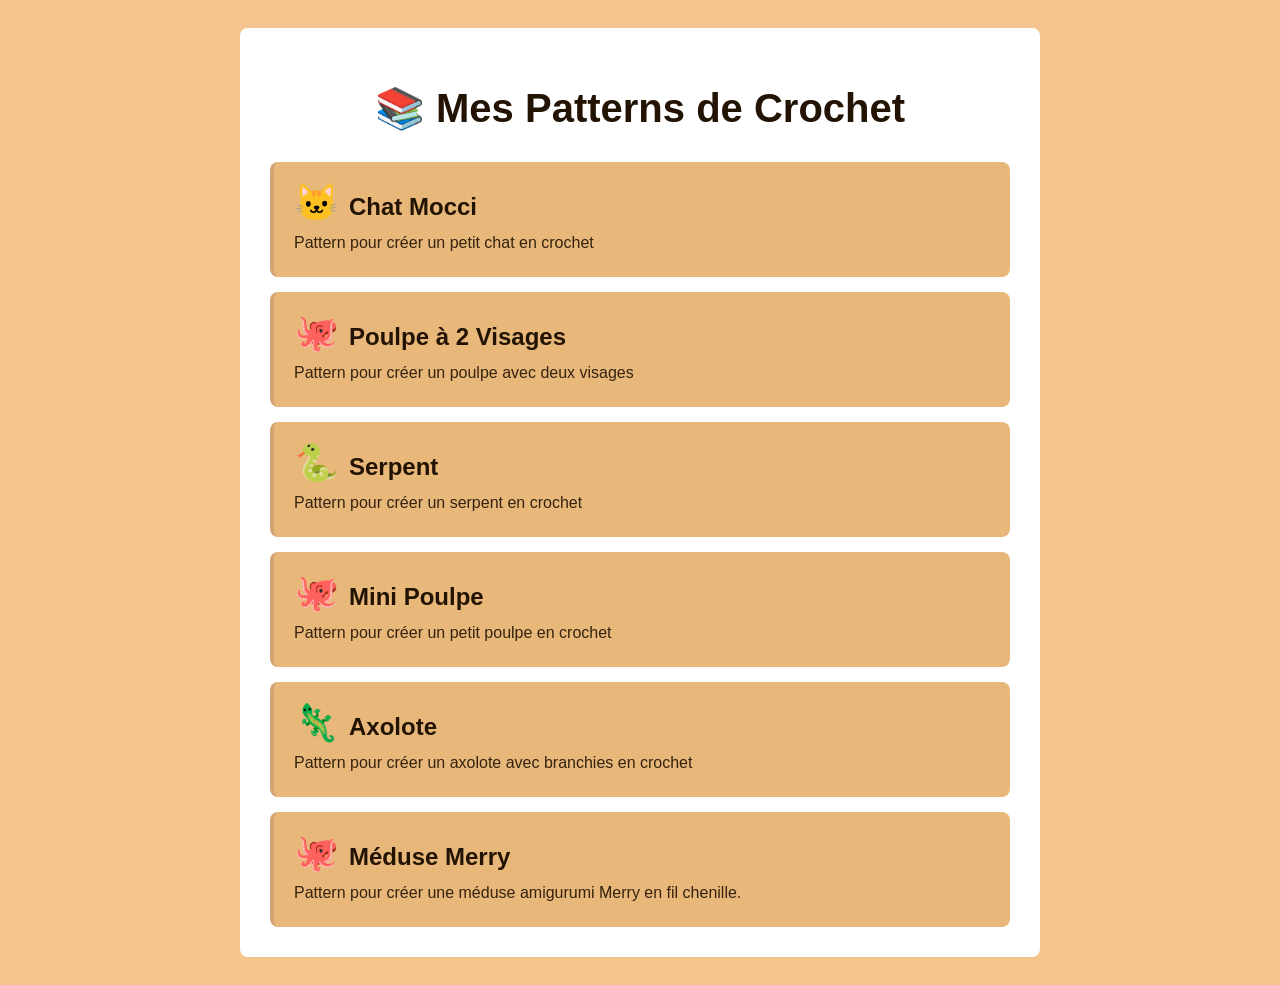
<file: index.html>
<!DOCTYPE html>
<html lang="fr">
    <head>
        <meta charset="UTF-8">
        <meta name="viewport" content="width=device-width, initial-scale=1.0">
        <title>Mes Patterns de Crochet</title>
        <style>
            * {
                box-sizing: border-box;
            }
            
            body {
                color: #221303;
                background-color: #f5c58f;
                padding: 10px 15px;
                font-family: Arial, sans-serif;
            }
            
            .container {
                max-width: 800px;
                margin: 0 auto;
                background-color: white;
                padding: 15px;
                border-radius: 8px;
            }
            
            h1 {
                text-align: center;
                font-size: 1.8em;
                margin-bottom: 20px;
            }
            
            .patterns-list {
                display: grid;
                gap: 15px;
            }
            
            .pattern-card {
                background-color: #e8b87b;
                padding: 20px;
                border-radius: 8px;
                text-decoration: none;
                color: #221303;
                transition: background-color 0.3s;
                border-left: 4px solid #d4a574;
            }
            
            .pattern-card:hover {
                background-color: #d9a46d;
            }
            
            .pattern-card h2 {
                margin: 0 0 10px 0;
                font-size: 1.5em;
            }
            
            .pattern-card p {
                margin: 5px 0;
                opacity: 0.9;
            }
            
            .pattern-icon {
                font-size: 1.5em;
                margin-right: 10px;
            }
            
            .readme-link {
                display: inline-block;
                margin-bottom: 20px;
                padding: 10px 15px;
                background-color: #d4a574;
                color: #221303;
                text-decoration: none;
                border-radius: 4px;
                font-weight: bold;
                transition: background-color 0.3s;
            }
            
            .readme-link:hover {
                background-color: #c59566;
            }
            
            @media screen and (min-width: 768px) {
                body {
                    padding: 20px 40px;
                }
                
                .container {
                    padding: 30px;
                }
                
                h1 {
                    font-size: 2.5em;
                    margin-bottom: 30px;
                }
            }
            
            @media screen and (min-width: 1080px) {
                body {
                    padding: 20px 10%;
                }
            }
        </style>
    </head>
    <body>
        <div class="container">
            <h1>📚 Mes Patterns de Crochet</h1>            
            <div class="patterns-list">
                <a href="chatMocci.html" class="pattern-card">
                    <h2><span class="pattern-icon">🐱</span>Chat Mocci</h2>
                    <p>Pattern pour créer un petit chat en crochet</p>
                </a>
                <a href="poulpe_2_visages.html" class="pattern-card">
                    <h2><span class="pattern-icon">🐙</span>Poulpe à 2 Visages</h2>
                    <p>Pattern pour créer un poulpe avec deux visages</p>
                </a>
                <a href="serpent.html" class="pattern-card">
                    <h2><span class="pattern-icon">🐍</span>Serpent</h2>
                    <p>Pattern pour créer un serpent en crochet</p>
                </a>
                <a href="minipoulpe.html" class="pattern-card">
                    <h2><span class="pattern-icon">🐙</span>Mini Poulpe</h2>
                    <p>Pattern pour créer un petit poulpe en crochet</p>
                </a>
                <a href="axolote.html" class="pattern-card">
                    <h2><span class="pattern-icon">🦎</span>Axolote</h2>
                    <p>Pattern pour créer un axolote avec branchies en crochet</p>
                </a>
                <a href="meduse_merry.html" class="pattern-card">
                    <h2><span class="pattern-icon">🐙</span>Méduse Merry</h2>
                    <p>Pattern pour créer une méduse amigurumi Merry en fil chenille.</p>
                </a>
               <!-- <a href="tigre.html" class="pattern-card">
                    <h2><span class="pattern-icon">🐯</span>Petit Tigre</h2>
                    <p>Pattern pour créer un petit tigre en crochet</p>
                </a>-->
            </div>
        </div>
    </body>
</html>
</file>
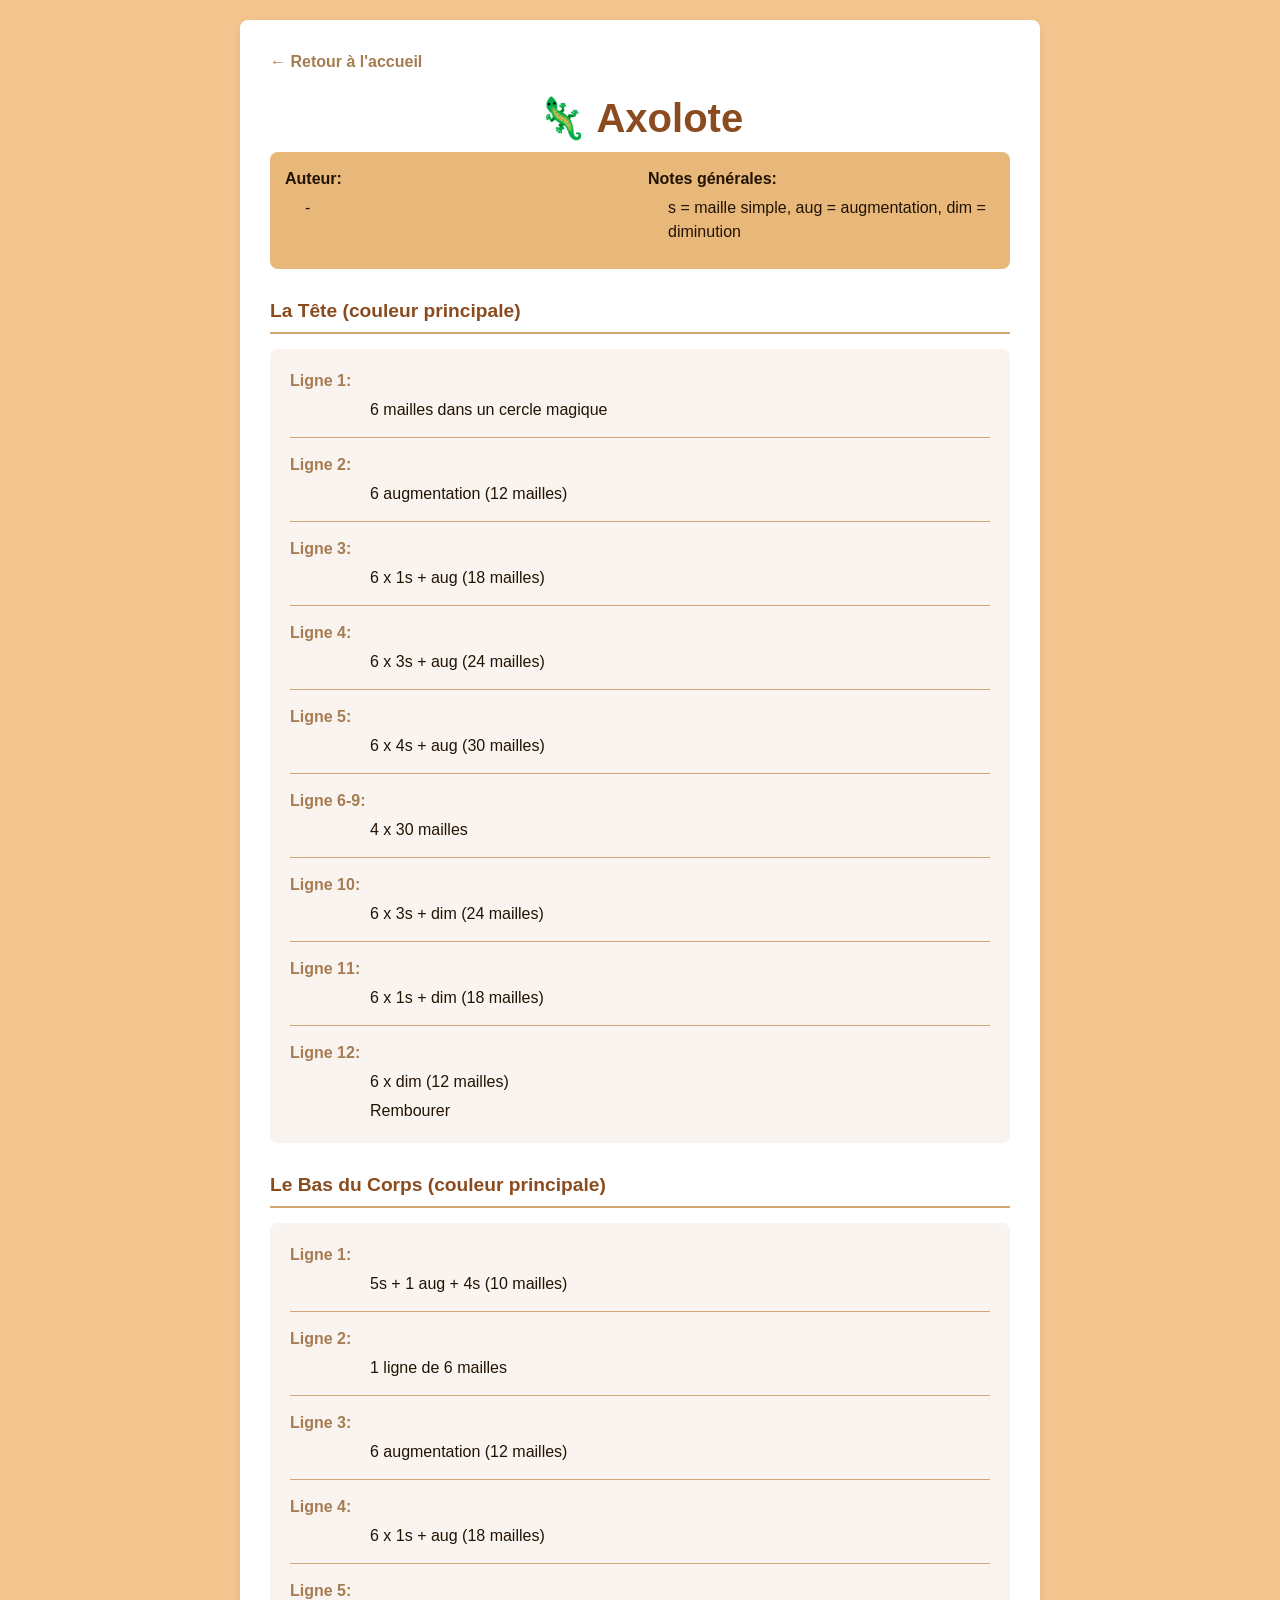
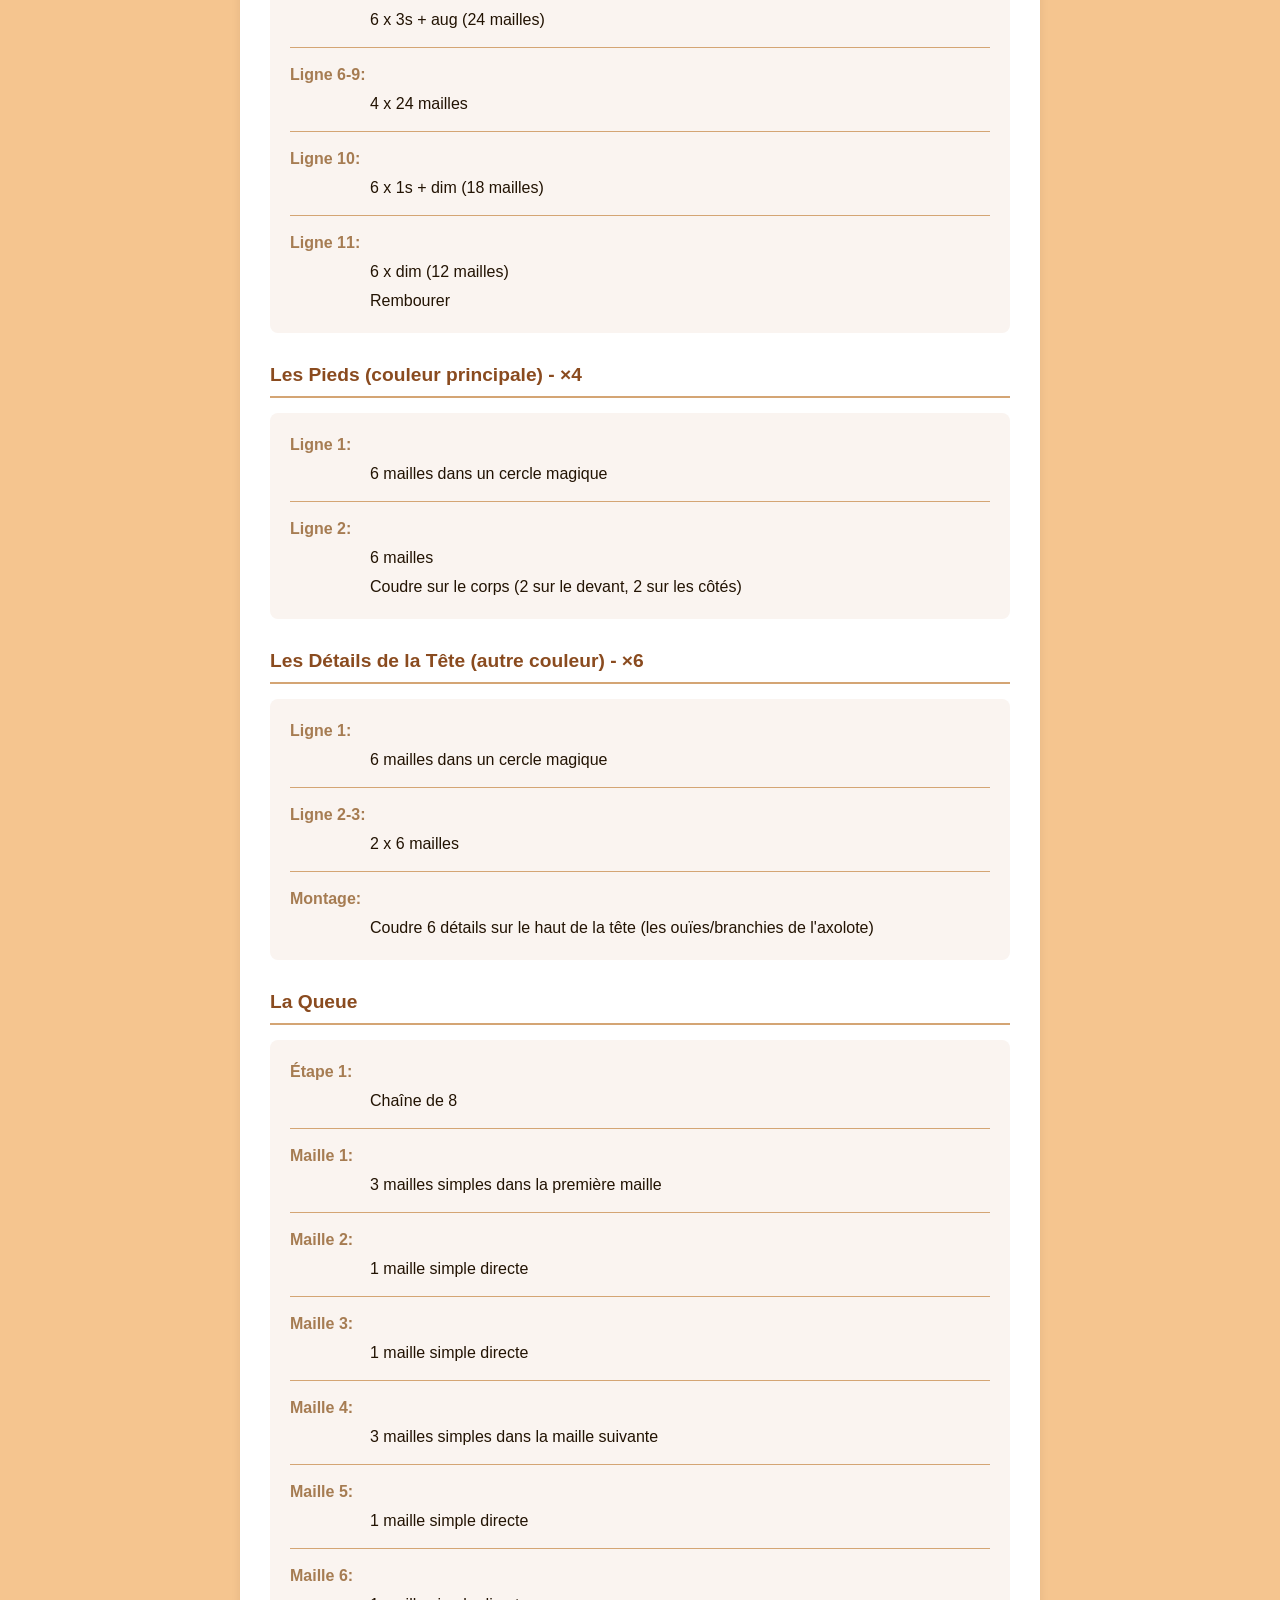
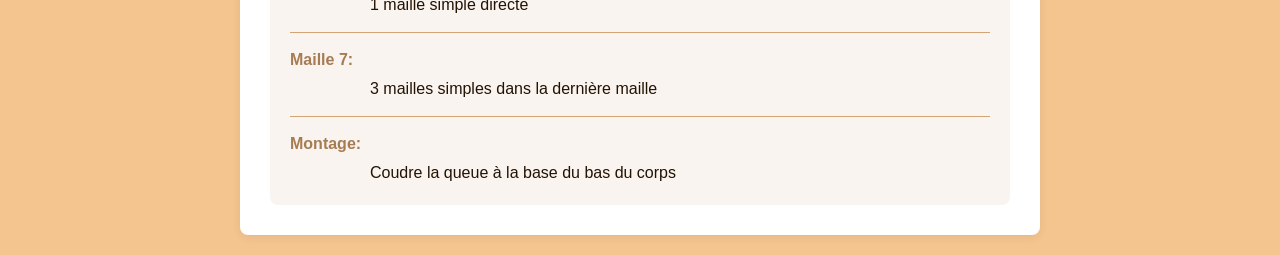
<file: axolote.html>
<!DOCTYPE html>
<html lang="fr">
    <head>
        <meta charset="UTF-8">
        <meta name="viewport" content="width=device-width, initial-scale=1.0">
        <title>Patterns de Crochet</title>
        <link rel="stylesheet" href="style.css">
        <style>
            * {
                box-sizing: border-box;
            }
            
            body {
                color: #221303;
                background-color: #f5c58f;
                padding: 10px 15px;
                font-family: Arial, sans-serif;
            }
            
            .container {
                max-width: 800px;
                margin: 0 auto;
                background-color: white;
                padding: 15px;
                border-radius: 8px;
            }
            
            h1 {
                text-align: center;
                font-size: 1.8em;
                margin-bottom: 10px;
            }
            
            .pattern-header {
                background-color: #e8b87b;
                padding: 15px;
                border-radius: 8px;
                margin-bottom: 20px;
            }
            
            .pattern-info {
                margin-bottom: 10px;
            }
            
            .pattern-info label {
                font-weight: bold;
                color: #221303;
            }
            
            .pattern-info p {
                margin: 5px 0 0 0;
                padding: 0 0 0 20px;
            }
            
            h2 {
                margin-top: 30px;
                margin-bottom: 15px;
                border-bottom: 2px solid #d4a574;
                padding-bottom: 10px;
            }
            
            .pattern-lines {
                background-color: #faf4f0;
                padding: 20px;
                border-radius: 8px;
            }
            
            .pattern-line {
                margin-bottom: 15px;
                padding-bottom: 15px;
                border-bottom: 1px solid #d4a574;
                display: flex;
                flex-wrap: wrap;
                align-items: flex-start;
                gap: 10px;
            }
            
            .pattern-line:last-child {
                border-bottom: none;
                margin-bottom: 0;
                padding-bottom: 0;
            }
            
            .line-number {
                font-weight: bold;
                color: #a67c52;
                display: inline-block;
                min-width: 80px;
                flex-shrink: 0;
            }
            
            .line-text {
                flex: 1 1 100%;
                min-width: 0;
                display: block;
                padding-left: 80px;
                margin-top: -5px;
            }
            
            .line-text:first-of-type {
                margin-top: 0;
                padding-left: 0;
            }
            
            .line-info {
                display: block;
                margin-top: 10px;
                padding-left: 20px;
                font-style: italic;
                color: #a67c52;
                font-size: 0.95em;
                border-left: 3px solid #d4a574;
                padding-left: 12px;
            }
            
            .back-link {
                display: inline-block;
                margin-bottom: 20px;
                color: #a67c52;
                text-decoration: none;
                font-weight: bold;
                transition: color 0.3s;
            }
            
            .back-link:hover {
                color: #221303;
            }
            
            .section-title {
                font-weight: bold;
                color: #221303;
                margin-top: 20px;
                margin-bottom: 10px;
                padding: 10px;
                background-color: #e8d4c4;
                border-radius: 5px;
            }
            
            @media screen and (min-width: 768px) {
                body {
                    padding: 20px 40px;
                }
                
                .container {
                    padding: 30px;
                }
                
                h1 {
                    font-size: 2.5em;
                }
            }
            
            @media screen and (min-width: 1080px) {
                body {
                    padding: 20px 10%;
                }
            }
        </style>
    </head>
    <body>
        <div class="container">
            <a href="index.html" class="back-link">← Retour à l'accueil</a>
            <h1>🦎 Axolote</h1>
            
            <div class="pattern-header">
               
                <div class="pattern-info">
                    <label>Auteur:</label>
                    <p>-</p>
                </div>
                
                <div class="pattern-info">
                    <label>Notes générales:</label>
                    <p>s = maille simple, aug = augmentation, dim = diminution</p>
                </div>
            </div>
            
            <h2>La Tête (couleur principale)</h2>
            
            <div class="pattern-lines">
                <div class="pattern-line">
                    <span class="line-number">Ligne 1:</span>
                    <span class="line-text">6 mailles dans un cercle magique</span>
                </div>
                <div class="pattern-line">
                    <span class="line-number">Ligne 2:</span>
                    <span class="line-text">6 augmentation (12 mailles)</span>
                </div>
                <div class="pattern-line">
                    <span class="line-number">Ligne 3:</span>
                    <span class="line-text">6 x 1s + aug (18 mailles)</span>
                </div>
                <div class="pattern-line">
                    <span class="line-number">Ligne 4:</span>
                    <span class="line-text">6 x 3s + aug (24 mailles)</span>
                </div>
                <div class="pattern-line">
                    <span class="line-number">Ligne 5:</span>
                    <span class="line-text">6 x 4s + aug (30 mailles)</span>
                </div>
                <div class="pattern-line">
                    <span class="line-number">Ligne 6-9:</span>
                    <span class="line-text">4 x 30 mailles</span>
                </div>
                <div class="pattern-line">
                    <span class="line-number">Ligne 10:</span>
                    <span class="line-text">6 x 3s + dim (24 mailles)</span>
                </div>
                <div class="pattern-line">
                    <span class="line-number">Ligne 11:</span>
                    <span class="line-text">6 x 1s + dim (18 mailles)</span>
                </div>
                <div class="pattern-line">
                    <span class="line-number">Ligne 12:</span>
                    <span class="line-text">6 x dim (12 mailles)</span>
                    <span class="line-text">Rembourer</span>
                </div>
            </div>

            <h2>Le Bas du Corps (couleur principale)</h2>
            
            <div class="pattern-lines">
                <div class="pattern-line">
                    <span class="line-number">Ligne 1:</span>
                    <span class="line-text">5s + 1 aug + 4s (10 mailles)</span>
                </div>
                <div class="pattern-line">
                    <span class="line-number">Ligne 2:</span>
                    <span class="line-text">1 ligne de 6 mailles</span>
                </div>
                <div class="pattern-line">
                    <span class="line-number">Ligne 3:</span>
                    <span class="line-text">6 augmentation (12 mailles)</span>
                </div>
                <div class="pattern-line">
                    <span class="line-number">Ligne 4:</span>
                    <span class="line-text">6 x 1s + aug (18 mailles)</span>
                </div>
                <div class="pattern-line">
                    <span class="line-number">Ligne 5:</span>
                    <span class="line-text">6 x 3s + aug (24 mailles)</span>
                </div>
                <div class="pattern-line">
                    <span class="line-number">Ligne 6-9:</span>
                    <span class="line-text">4 x 24 mailles</span>
                </div>
                <div class="pattern-line">
                    <span class="line-number">Ligne 10:</span>
                    <span class="line-text">6 x 1s + dim (18 mailles)</span>
                </div>
                <div class="pattern-line">
                    <span class="line-number">Ligne 11:</span>
                    <span class="line-text">6 x dim (12 mailles)</span>
                    <span class="line-text">Rembourer</span>
                </div>
            </div>

            <h2>Les Pieds (couleur principale) - ×4</h2>
            
            <div class="pattern-lines">
                <div class="pattern-line">
                    <span class="line-number">Ligne 1:</span>
                    <span class="line-text">6 mailles dans un cercle magique</span>
                </div>
                <div class="pattern-line">
                    <span class="line-number">Ligne 2:</span>
                    <span class="line-text">6 mailles</span>
                    <span class="line-text">Coudre sur le corps (2 sur le devant, 2 sur les côtés)</span>
                </div>
            </div>

            <h2>Les Détails de la Tête (autre couleur) - ×6</h2>
            
            <div class="pattern-lines">
                <div class="pattern-line">
                    <span class="line-number">Ligne 1:</span>
                    <span class="line-text">6 mailles dans un cercle magique</span>
                </div>
                <div class="pattern-line">
                    <span class="line-number">Ligne 2-3:</span>
                    <span class="line-text">2 x 6 mailles</span>
                </div>
                <div class="pattern-line">
                    <span class="line-number">Montage:</span>
                    <span class="line-text">Coudre 6 détails sur le haut de la tête (les ouïes/branchies de l'axolote)</span>
                </div>
            </div>

            <h2>La Queue</h2>
            
            <div class="pattern-lines">
                <div class="pattern-line">
                    <span class="line-number">Étape 1:</span>
                    <span class="line-text">Chaîne de 8</span>
                </div>
                <div class="pattern-line">
                    <span class="line-number">Maille 1:</span>
                    <span class="line-text">3 mailles simples dans la première maille</span>
                </div>
                <div class="pattern-line">
                    <span class="line-number">Maille 2:</span>
                    <span class="line-text">1 maille simple directe</span>
                </div>
                 <div class="pattern-line">
                    <span class="line-number">Maille 3:</span>
                    <span class="line-text">1 maille simple directe</span>
                </div>
                <div class="pattern-line">
                    <span class="line-number">Maille 4:</span>
                    <span class="line-text">3 mailles simples dans la maille suivante</span>
                </div>
                <div class="pattern-line">
                    <span class="line-number">Maille 5:</span>
                    <span class="line-text">1 maille simple directe</span>
                </div>
                <div class="pattern-line">
                    <span class="line-number">Maille 6:</span>
                    <span class="line-text">1 maille simple directe</span>
                </div>
                <div class="pattern-line">
                    <span class="line-number">Maille 7:</span>
                    <span class="line-text">3 mailles simples dans la dernière maille</span>
                </div>
                <div class="pattern-line">
                    <span class="line-number">Montage:</span>
                    <span class="line-text">Coudre la queue à la base du bas du corps</span>
                </div>
            </div>
        </div>
    </body>
</html>
</file>
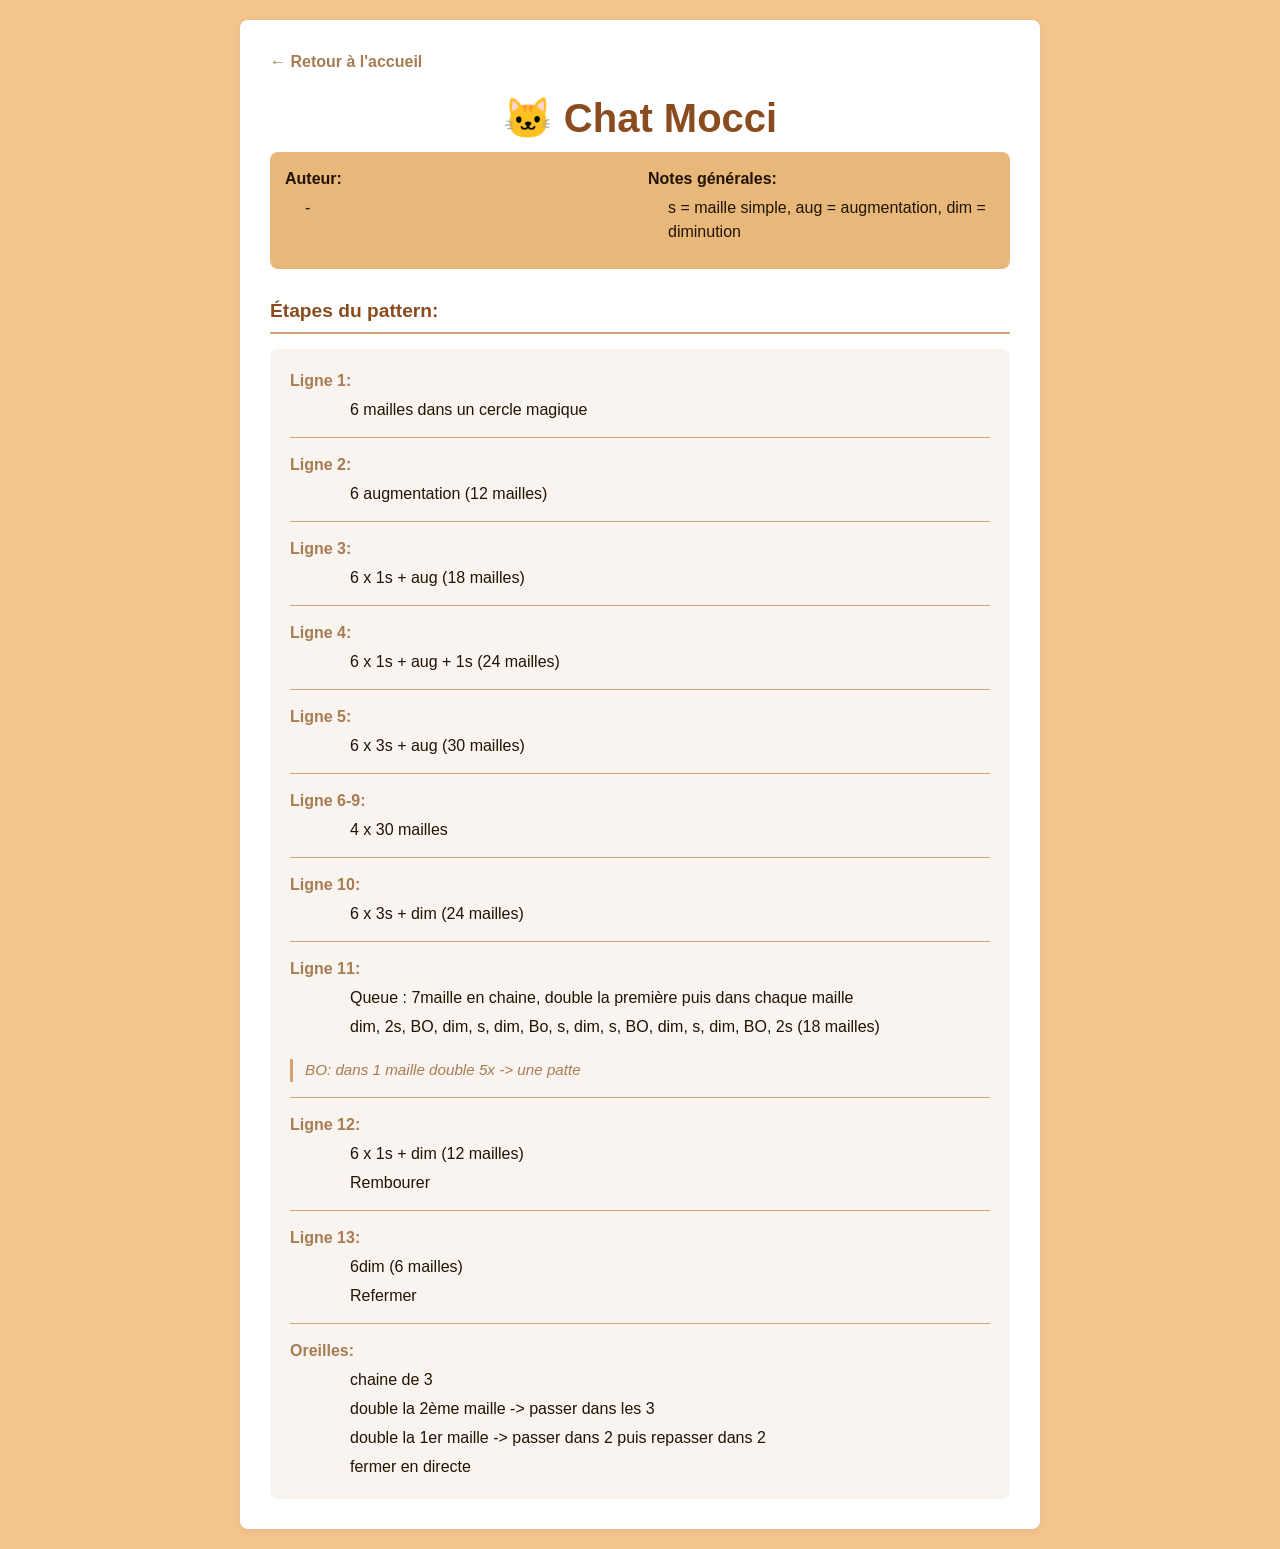
<file: chatMocci.html>
<!DOCTYPE html>
<html lang="fr">
    <head>
        <meta charset="UTF-8">
        <meta name="viewport" content="width=device-width, initial-scale=1.0">
        <title>Patterns de Crochet</title>
        <link rel="stylesheet" href="style.css">
        <style>
            * {
                box-sizing: border-box;
            }
            
            body {
                color: #221303;
                background-color: #f5c58f;
                padding: 10px 15px;
                font-family: Arial, sans-serif;
            }
            
            .container {
                max-width: 800px;
                margin: 0 auto;
                background-color: white;
                padding: 15px;
                border-radius: 8px;
            }
            
            h1 {
                text-align: center;
                font-size: 1.8em;
                margin-bottom: 10px;
            }
            
            .pattern-header {
                background-color: #e8b87b;
                padding: 15px;
                border-radius: 8px;
                margin-bottom: 20px;
            }
            
            .pattern-info {
                margin-bottom: 10px;
            }
            
            .pattern-info label {
                font-weight: bold;
                color: #221303;
            }
            
            .pattern-info p {
                margin: 5px 0 0 0;
                padding: 0 0 0 20px;
            }
            
            h2 {
                margin-top: 30px;
                margin-bottom: 15px;
                border-bottom: 2px solid #d4a574;
                padding-bottom: 10px;
            }
            
            .pattern-lines {
                background-color: #faf4f0;
                padding: 20px;
                border-radius: 8px;
            }
            
            .pattern-line {
                margin-bottom: 15px;
                padding-bottom: 15px;
                border-bottom: 1px solid #d4a574;
                display: flex;
                flex-wrap: wrap;
                align-items: flex-start;
                gap: 10px;
            }
            
            .pattern-line:last-child {
                border-bottom: none;
                margin-bottom: 0;
                padding-bottom: 0;
            }
            
            .line-number {
                font-weight: bold;
                color: #a67c52;
                display: inline-block;
                min-width: 60px;
                flex-shrink: 0;
            }
            
            .line-text {
                flex: 1 1 100%;
                min-width: 0;
                display: block;
                padding-left: 60px;
                margin-top: -5px;
            }
            
            .line-text:first-of-type {
                margin-top: 0;
                padding-left: 0;
            }
            
            .line-info {
                display: block;
                margin-top: 10px;
                padding-left: 20px;
                font-style: italic;
                color: #a67c52;
                font-size: 0.95em;
                border-left: 3px solid #d4a574;
                padding-left: 12px;
            }
            
            .back-link {
                display: inline-block;
                margin-bottom: 20px;
                color: #a67c52;
                text-decoration: none;
                font-weight: bold;
                transition: color 0.3s;
            }
            
            .back-link:hover {
                color: #221303;
            }
            
            @media screen and (min-width: 768px) {
                body {
                    padding: 20px 40px;
                }
                
                .container {
                    padding: 30px;
                }
                
                h1 {
                    font-size: 2.5em;
                }
            }
            
            @media screen and (min-width: 1080px) {
                body {
                    padding: 20px 10%;
                }
            }
        </style>
    </head>
    <body>
        <div class="container">
            <a href="index.html" class="back-link">← Retour à l'accueil</a>
            <h1>🐱 Chat Mocci</h1>
            
            <div class="pattern-header">
               
                <div class="pattern-info">
                    <label>Auteur:</label>
                    <p>-</p>
                </div>
                
                <div class="pattern-info">
                    <label>Notes générales:</label>
                    <p>s = maille simple, aug = augmentation, dim = diminution</p>
                </div>
            </div>
            
            <h2>Étapes du pattern:</h2>
            
            <div class="pattern-lines">
                <div class="pattern-line">
                    <span class="line-number">Ligne 1:</span>
                    <span class="line-text">6 mailles dans un cercle magique</span>
                </div>
                <div class="pattern-line">
                    <span class="line-number">Ligne 2:</span>
                    <span class="line-text">6 augmentation (12 mailles)</span>
                </div>
                <div class="pattern-line">
                    <span class="line-number">Ligne 3:</span>
                    <span class="line-text">6 x 1s + aug (18 mailles)</span>
                </div>
                <div class="pattern-line">
                    <span class="line-number">Ligne 4:</span>
                    <span class="line-text">6 x 1s + aug + 1s (24 mailles)</span>
                </div>
                <div class="pattern-line">
                    <span class="line-number">Ligne 5:</span>
                    <span class="line-text">6 x 3s + aug (30 mailles)</span>
                </div>
                <div class="pattern-line">
                    <span class="line-number">Ligne 6-9:</span>
                    <span class="line-text">4 x 30 mailles </span>
                </div>
                <div class="pattern-line">
                    <span class="line-number">Ligne 10:</span>
                    <span class="line-text">6 x 3s + dim (24 mailles)</span>
                </div>
                <div class="pattern-line print-stack">
                    <span class="line-number">Ligne 11:</span>
                    <span class="line-text">Queue : 7maille en chaine, double la première puis dans chaque maille</span>
                    <span class="line-text">dim, 2s, BO, dim, s, dim, Bo, s, dim, s, BO, dim, s, dim, BO, 2s (18 mailles)</span>
                    <span class="line-info">BO: dans 1 maille double 5x -> une patte</span>
                </div>
                <div class="pattern-line">
                    <span class="line-number">Ligne 12:</span>
                    <span class="line-text">6 x 1s + dim (12 mailles)</span>
                    <span class="line-text">Rembourer</span>
                </div>
                <div class="pattern-line">
                    <span class="line-number">Ligne 13:</span>
                    <span class="line-text">6dim (6 mailles)</span>
                    <span class="line-text">Refermer</span>
                </div>
                <div class="pattern-line print-stack">
                    <span class="line-number">Oreilles:</span>
                    <span class="line-text">chaine de 3</span>
                    <span class="line-text">double la 2ème maille -> passer dans les 3</span>
                    <span class="line-text">double la 1er maille -> passer dans 2 puis repasser dans 2</span>
                    <span class="line-text">fermer en directe</span>
                </div>
            </div>
        </div>
    </body>
</html>
</file>
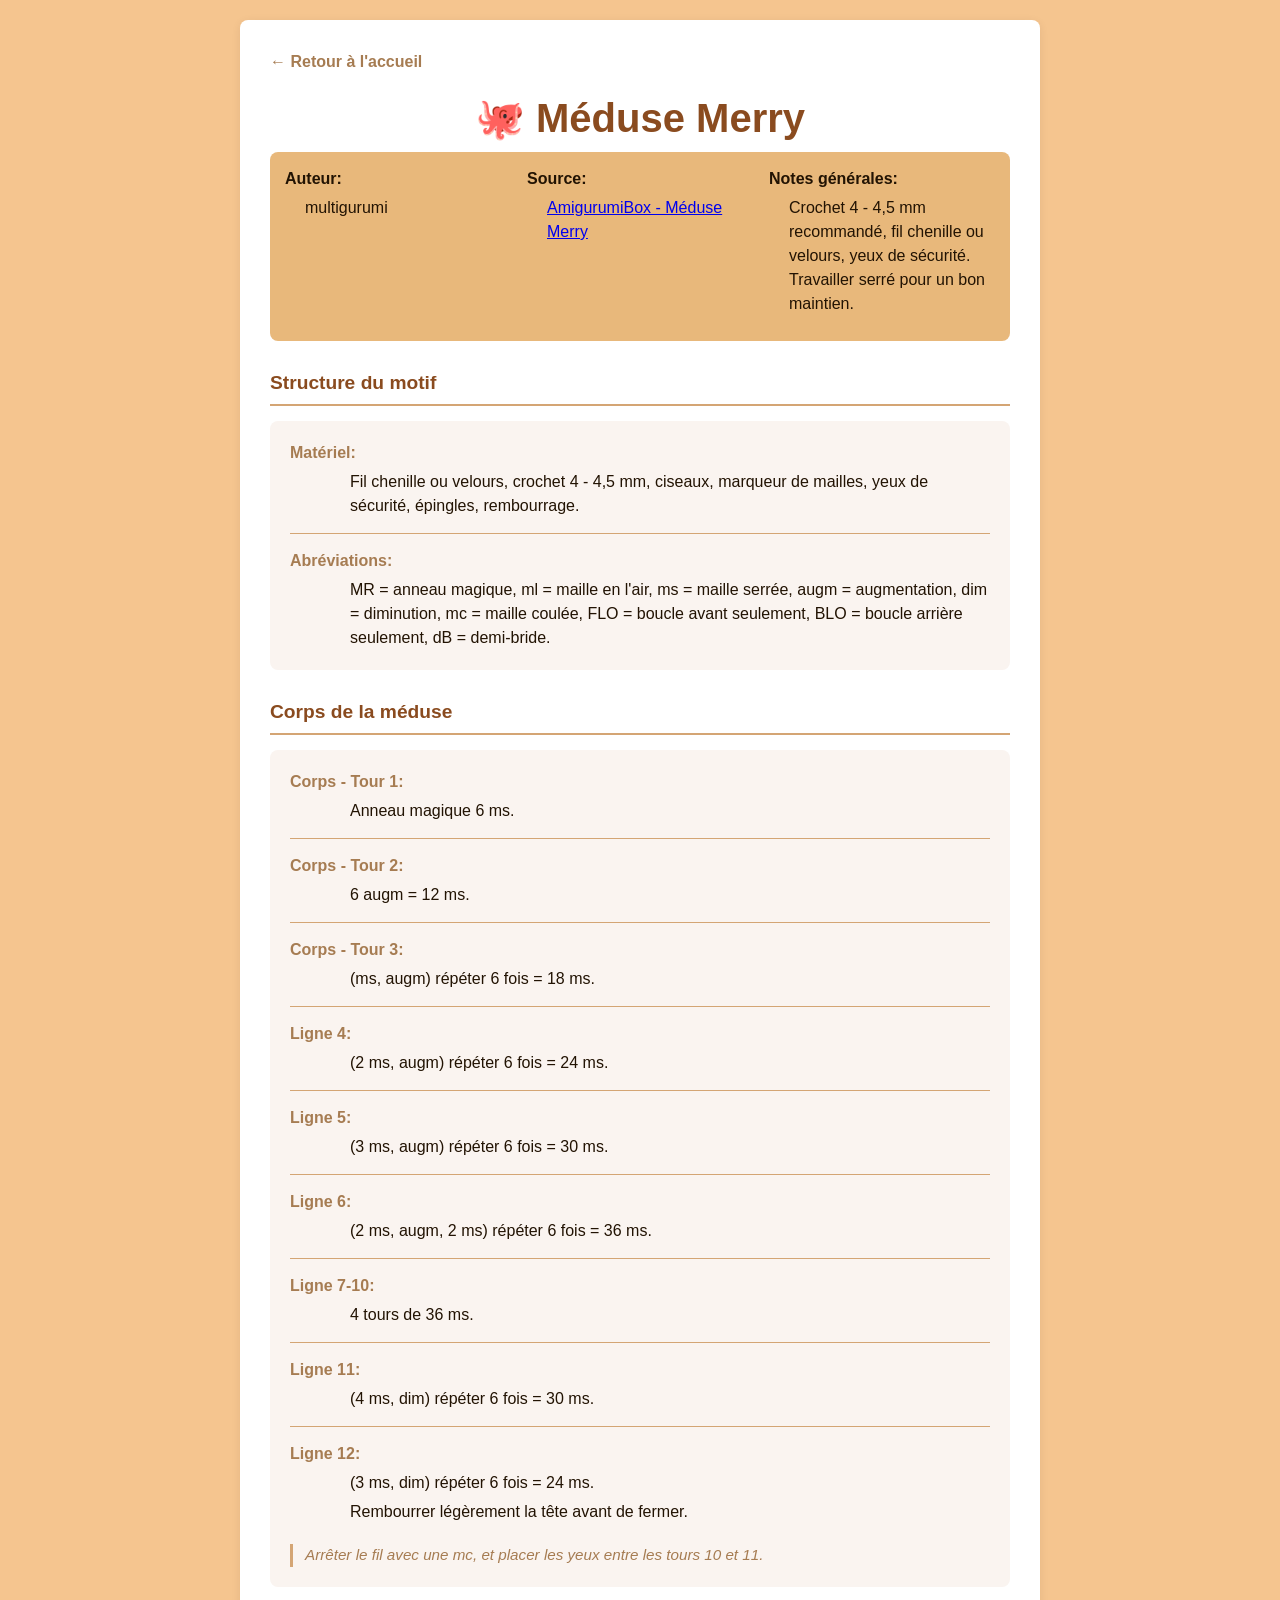
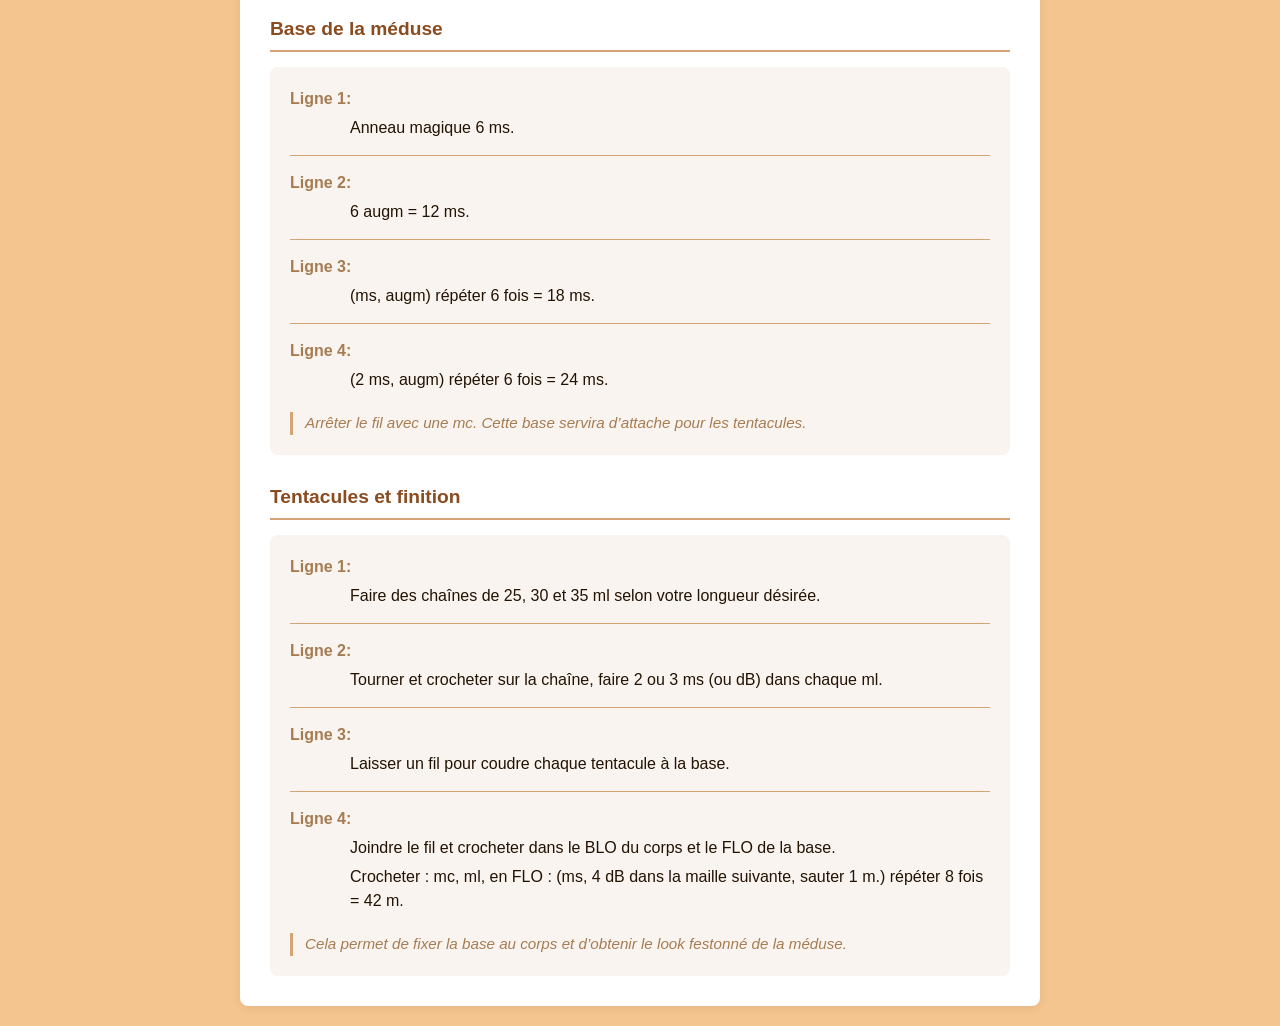
<file: meduse_merry.html>
<!DOCTYPE html>
<html lang="fr">
    <head>
        <meta charset="UTF-8">
        <meta name="viewport" content="width=device-width, initial-scale=1.0">
        <title>Méduse Merry - Patterns de Crochet</title>
        <link rel="stylesheet" href="style.css">
        <style>
            * {
                box-sizing: border-box;
            }
            
            body {
                color: #221303;
                background-color: #f5c58f;
                padding: 10px 15px;
                font-family: Arial, sans-serif;
            }
            
            .container {
                max-width: 800px;
                margin: 0 auto;
                background-color: white;
                padding: 15px;
                border-radius: 8px;
            }
            
            h1 {
                text-align: center;
                font-size: 1.8em;
                margin-bottom: 10px;
            }
            
            .pattern-header {
                background-color: #e8b87b;
                padding: 15px;
                border-radius: 8px;
                margin-bottom: 20px;
            }
            
            .pattern-info {
                margin-bottom: 10px;
            }
            
            .pattern-info label {
                font-weight: bold;
                color: #221303;
            }
            
            .pattern-info p {
                margin: 5px 0 0 0;
                padding: 0 0 0 20px;
            }
            
            h2 {
                margin-top: 30px;
                margin-bottom: 15px;
                border-bottom: 2px solid #d4a574;
                padding-bottom: 10px;
            }
            
            .pattern-lines {
                background-color: #faf4f0;
                padding: 20px;
                border-radius: 8px;
            }
            
            .pattern-line {
                margin-bottom: 15px;
                padding-bottom: 15px;
                border-bottom: 1px solid #d4a574;
                display: flex;
                flex-wrap: wrap;
                align-items: flex-start;
                gap: 10px;
            }
            
            .pattern-line:last-child {
                border-bottom: none;
                margin-bottom: 0;
                padding-bottom: 0;
            }
            
            .line-number {
                font-weight: bold;
                color: #a67c52;
                display: inline-block;
                min-width: 60px;
                flex-shrink: 0;
            }
            
            .line-text {
                flex: 1 1 100%;
                min-width: 0;
                display: block;
                padding-left: 60px;
                margin-top: -5px;
            }
            
            .line-text:first-of-type {
                margin-top: 0;
                padding-left: 0;
            }

            .line-info {
                display: block;
                margin-top: 10px;
                padding-left: 20px;
                font-style: italic;
                color: #a67c52;
                font-size: 0.95em;
                border-left: 3px solid #d4a574;
                padding-left: 12px;
            }
            
            .back-link {
                display: inline-block;
                margin-bottom: 20px;
                color: #a67c52;
                text-decoration: none;
                font-weight: bold;
                transition: color 0.3s;
            }
            
            .back-link:hover {
                color: #221303;
            }
            
            @media screen and (min-width: 768px) {
                body {
                    padding: 20px 40px;
                }
                
                .container {
                    padding: 30px;
                }
                
                h1 {
                    font-size: 2.5em;
                }
            }
            
            @media screen and (min-width: 1080px) {
                body {
                    padding: 20px 10%;
                }
            }
        </style>
    </head>
    <body>
        <div class="container">
            <a href="index.html" class="back-link">← Retour à l'accueil</a>
            <h1>🐙 Méduse Merry</h1>
            
            <div class="pattern-header">
                <div class="pattern-info">
                    <label>Auteur:</label>
                    <p>multigurumi</p>
                </div>
                
                <div class="pattern-info">
                    <label>Source:</label>
                    <p><a href="https://www.amigurumibox.com/meduse-merry-amigurumi-patron-pdf-gratuit/" target="_blank" rel="noopener">AmigurumiBox - Méduse Merry</a></p>
                </div>
                
                <div class="pattern-info">
                    <label>Notes générales:</label>
                    <p>Crochet 4 - 4,5 mm recommandé, fil chenille ou velours, yeux de sécurité. Travailler serré pour un bon maintien.</p>
                </div>
            </div>
            
            <h2>Structure du motif</h2>
            
            <div class="pattern-lines">
                <div class="pattern-line">
                    <span class="line-number">Matériel:</span>
                    <span class="line-text">Fil chenille ou velours, crochet 4 - 4,5 mm, ciseaux, marqueur de mailles, yeux de sécurité, épingles, rembourrage.</span>
                </div>
                <div class="pattern-line">
                    <span class="line-number">Abréviations:</span>
                    <span class="line-text">MR = anneau magique, ml = maille en l'air, ms = maille serrée, augm = augmentation, dim = diminution, mc = maille coulée, FLO = boucle avant seulement, BLO = boucle arrière seulement, dB = demi-bride.</span>
                </div>
            </div>

            <h2>Corps de la méduse</h2>

            <div class="pattern-lines">
                <div class="pattern-line">
                    <span class="line-number">Corps - Tour 1:</span>
                    <span class="line-text">Anneau magique 6 ms.</span>
                </div>
                <div class="pattern-line">
                    <span class="line-number">Corps - Tour 2:</span>
                    <span class="line-text">6 augm = 12 ms.</span>
                </div>
                <div class="pattern-line">
                    <span class="line-number">Corps - Tour 3:</span>
                    <span class="line-text">(ms, augm) répéter 6 fois = 18 ms.</span>
                </div>
                <div class="pattern-line">
                    <span class="line-number">Ligne 4:</span>
                    <span class="line-text">(2 ms, augm) répéter 6 fois = 24 ms.</span>
                </div>
                <div class="pattern-line">
                    <span class="line-number">Ligne 5:</span>
                    <span class="line-text">(3 ms, augm) répéter 6 fois = 30 ms.</span>
                </div>
                <div class="pattern-line">
                    <span class="line-number">Ligne 6:</span>
                    <span class="line-text">(2 ms, augm, 2 ms) répéter 6 fois = 36 ms.</span>
                </div>
                <div class="pattern-line">
                    <span class="line-number">Ligne 7-10:</span>
                    <span class="line-text">4 tours de 36 ms.</span>
                </div>
                <div class="pattern-line">
                    <span class="line-number">Ligne 11:</span>
                    <span class="line-text">(4 ms, dim) répéter 6 fois = 30 ms.</span>
                </div>
                <div class="pattern-line">
                    <span class="line-number">Ligne 12:</span>
                    <span class="line-text">(3 ms, dim) répéter 6 fois = 24 ms.</span>
                    <span class="line-text">Rembourrer légèrement la tête avant de fermer.</span>
                    <span class="line-info">Arrêter le fil avec une mc, et placer les yeux entre les tours 10 et 11.</span>
                </div>
            </div>

            <h2>Base de la méduse</h2>
            
            <div class="pattern-lines">
                <div class="pattern-line">
                    <span class="line-number">Ligne 1:</span>
                    <span class="line-text">Anneau magique 6 ms.</span>
                </div>
                <div class="pattern-line">
                    <span class="line-number">Ligne 2:</span>
                    <span class="line-text">6 augm = 12 ms.</span>
                </div>
                <div class="pattern-line">
                    <span class="line-number">Ligne 3:</span>
                    <span class="line-text">(ms, augm) répéter 6 fois = 18 ms.</span>
                </div>
                <div class="pattern-line">
                    <span class="line-number">Ligne 4:</span>
                    <span class="line-text">(2 ms, augm) répéter 6 fois = 24 ms.</span>
                    <span class="line-info">Arrêter le fil avec une mc. Cette base servira d’attache pour les tentacules.</span>
                </div>
            </div>

            <h2>Tentacules et finition</h2>
            
            <div class="pattern-lines">
                <div class="pattern-line">
                    <span class="line-number">Ligne 1:</span>
                    <span class="line-text">Faire des chaînes de 25, 30 et 35 ml selon votre longueur désirée.</span>
                </div>
                <div class="pattern-line">
                    <span class="line-number">Ligne 2:</span>
                    <span class="line-text">Tourner et crocheter sur la chaîne, faire 2 ou 3 ms (ou dB) dans chaque ml.</span>
                </div>
                <div class="pattern-line">
                    <span class="line-number">Ligne 3:</span>
                    <span class="line-text">Laisser un fil pour coudre chaque tentacule à la base.</span>
                </div>
                <div class="pattern-line">
                    <span class="line-number">Ligne 4:</span>
                    <span class="line-text">Joindre le fil et crocheter dans le BLO du corps et le FLO de la base.</span>
                    <span class="line-text">Crocheter : mc, ml, en FLO : (ms, 4 dB dans la maille suivante, sauter 1 m.) répéter 8 fois = 42 m.</span>
                    <span class="line-info">Cela permet de fixer la base au corps et d’obtenir le look festonné de la méduse.</span>
                </div>
            </div>
        </div>
    </body>
</html>
</file>
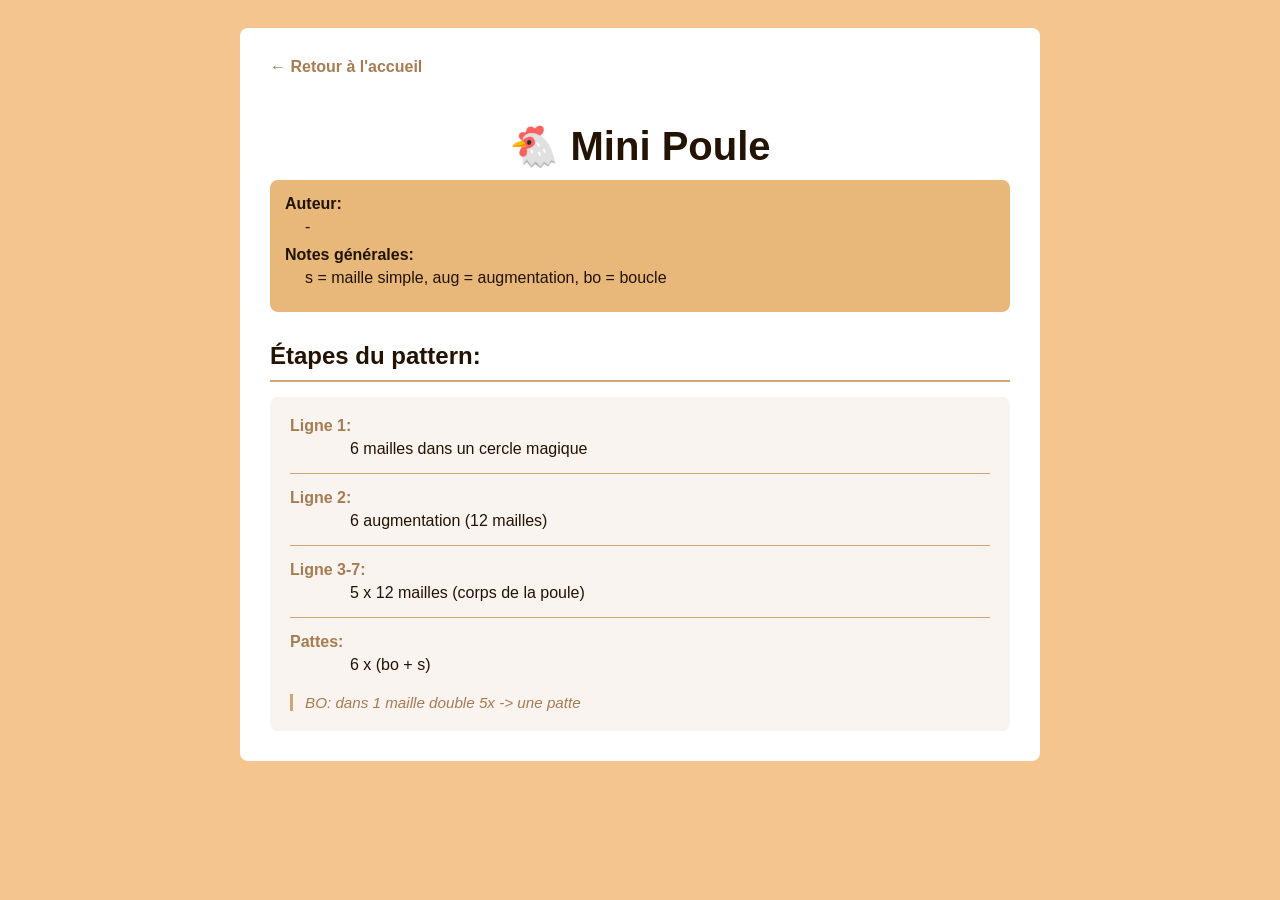
<file: minipoule.html>
<!DOCTYPE html>
<html lang="fr">
    <head>
        <meta charset="UTF-8">
        <meta name="viewport" content="width=device-width, initial-scale=1.0">
        <title>Patterns de Crochet</title>
        <style>
            * {
                box-sizing: border-box;
            }
            
            body {
                color: #221303;
                background-color: #f5c58f;
                padding: 10px 15px;
                font-family: Arial, sans-serif;
            }
            
            .container {
                max-width: 800px;
                margin: 0 auto;
                background-color: white;
                padding: 15px;
                border-radius: 8px;
            }
            
            h1 {
                text-align: center;
                font-size: 1.8em;
                margin-bottom: 10px;
            }
            
            .pattern-header {
                background-color: #e8b87b;
                padding: 15px;
                border-radius: 8px;
                margin-bottom: 20px;
            }
            
            .pattern-info {
                margin-bottom: 10px;
            }
            
            .pattern-info label {
                font-weight: bold;
                color: #221303;
            }
            
            .pattern-info p {
                margin: 5px 0 0 0;
                padding: 0 0 0 20px;
            }
            
            h2 {
                margin-top: 30px;
                margin-bottom: 15px;
                border-bottom: 2px solid #d4a574;
                padding-bottom: 10px;
            }
            
            .pattern-lines {
                background-color: #faf4f0;
                padding: 20px;
                border-radius: 8px;
            }
            
            .pattern-line {
                margin-bottom: 15px;
                padding-bottom: 15px;
                border-bottom: 1px solid #d4a574;
                display: flex;
                flex-wrap: wrap;
                align-items: flex-start;
                gap: 10px;
            }
            
            .pattern-line:last-child {
                border-bottom: none;
                margin-bottom: 0;
                padding-bottom: 0;
            }
            
            .line-number {
                font-weight: bold;
                color: #a67c52;
                display: inline-block;
                min-width: 60px;
                flex-shrink: 0;
            }
            
            .line-text {
                flex: 1 1 100%;
                min-width: 0;
                display: block;
                padding-left: 60px;
                margin-top: -5px;
            }
            
            .line-text:first-of-type {
                margin-top: 0;
                padding-left: 0;
            }
            
            .line-info {
                display: block;
                margin-top: 10px;
                padding-left: 20px;
                font-style: italic;
                color: #a67c52;
                font-size: 0.95em;
                border-left: 3px solid #d4a574;
                padding-left: 12px;
            }
            
            .back-link {
                display: inline-block;
                margin-bottom: 20px;
                color: #a67c52;
                text-decoration: none;
                font-weight: bold;
                transition: color 0.3s;
            }
            
            .back-link:hover {
                color: #221303;
            }
            
            @media screen and (min-width: 768px) {
                body {
                    padding: 20px 40px;
                }
                
                .container {
                    padding: 30px;
                }
                
                h1 {
                    font-size: 2.5em;
                }
            }
            
            @media screen and (min-width: 1080px) {
                body {
                    padding: 20px 10%;
                }
            }
        </style>
    </head>
    <body>
        <div class="container">
            <a href="index.html" class="back-link">← Retour à l'accueil</a>
            <h1>🐔 Mini Poule</h1>
            
            <div class="pattern-header">
               
                <div class="pattern-info">
                    <label>Auteur:</label>
                    <p>-</p>
                </div>
                
                <div class="pattern-info">
                    <label>Notes générales:</label>
                    <p>s = maille simple, aug = augmentation, bo = boucle</p>
                </div>
            </div>
            
            <h2>Étapes du pattern:</h2>
            
            <div class="pattern-lines">
                <div class="pattern-line">
                    <span class="line-number">Ligne 1:</span>
                    <span class="line-text">6 mailles dans un cercle magique</span>
                </div>
                <div class="pattern-line">
                    <span class="line-number">Ligne 2:</span>
                    <span class="line-text">6 augmentation (12 mailles)</span>
                </div>
                <div class="pattern-line">
                    <span class="line-number">Ligne 3-7:</span>
                    <span class="line-text">5 x 12 mailles (corps de la poule)</span>
                </div>
                <div class="pattern-line">
                    <span class="line-number">Pattes:</span>
                    <span class="line-text">6 x (bo + s)</span>
                    <span class="line-info">BO: dans 1 maille double 5x -> une patte</span>
                </div>
            </div>
        </div>
    </body>
</html>
</file>
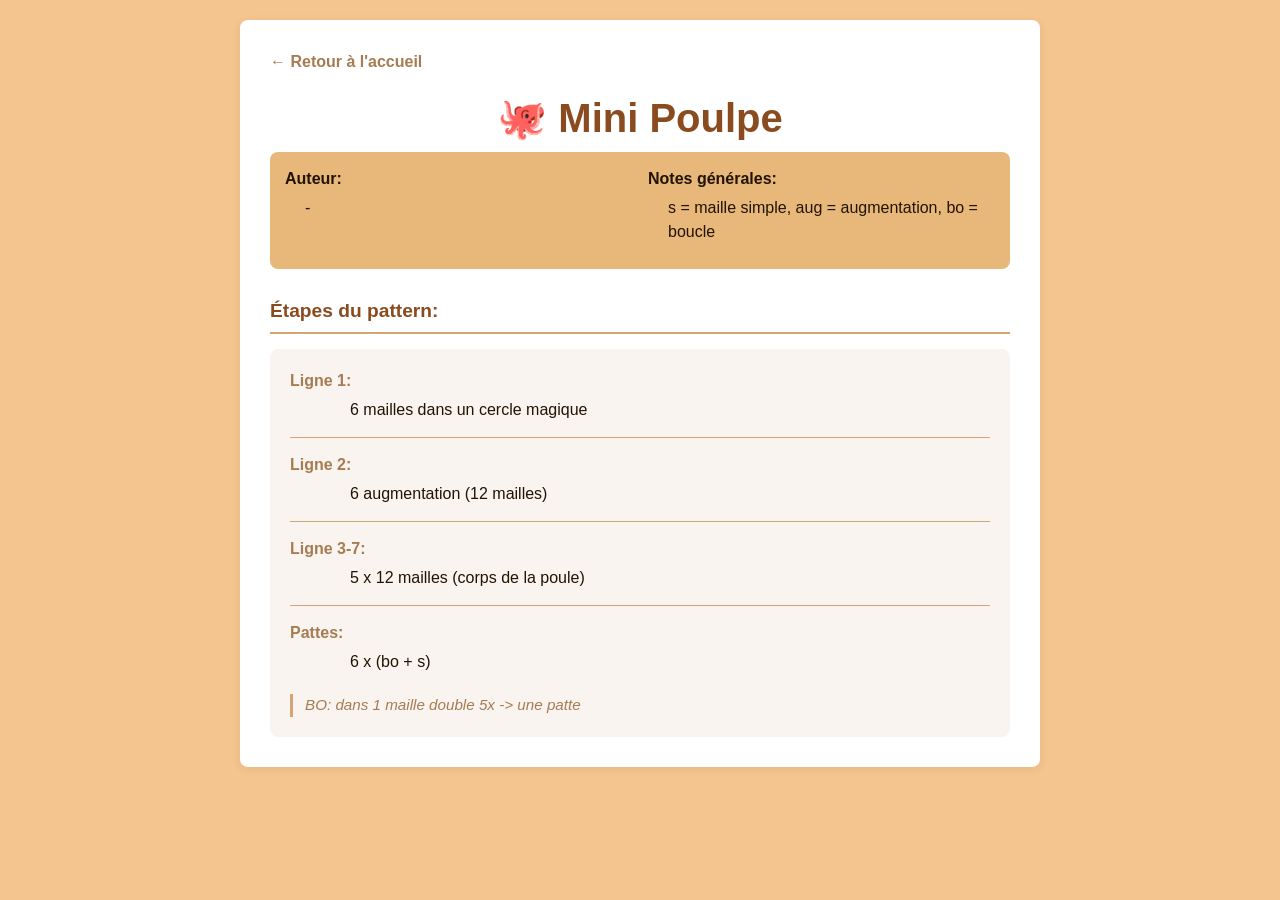
<file: minipoulpe.html>
<!DOCTYPE html>
<html lang="fr">
    <head>
        <meta charset="UTF-8">
        <meta name="viewport" content="width=device-width, initial-scale=1.0">
        <title>Patterns de Crochet</title>
        <link rel="stylesheet" href="style.css">
        <style>
            * {
                box-sizing: border-box;
            }
            
            body {
                color: #221303;
                background-color: #f5c58f;
                padding: 10px 15px;
                font-family: Arial, sans-serif;
            }
            
            .container {
                max-width: 800px;
                margin: 0 auto;
                background-color: white;
                padding: 15px;
                border-radius: 8px;
            }
            
            h1 {
                text-align: center;
                font-size: 1.8em;
                margin-bottom: 10px;
            }
            
            .pattern-header {
                background-color: #e8b87b;
                padding: 15px;
                border-radius: 8px;
                margin-bottom: 20px;
            }
            
            .pattern-info {
                margin-bottom: 10px;
            }
            
            .pattern-info label {
                font-weight: bold;
                color: #221303;
            }
            
            .pattern-info p {
                margin: 5px 0 0 0;
                padding: 0 0 0 20px;
            }
            
            h2 {
                margin-top: 30px;
                margin-bottom: 15px;
                border-bottom: 2px solid #d4a574;
                padding-bottom: 10px;
            }
            
            .pattern-lines {
                background-color: #faf4f0;
                padding: 20px;
                border-radius: 8px;
            }
            
            .pattern-line {
                margin-bottom: 15px;
                padding-bottom: 15px;
                border-bottom: 1px solid #d4a574;
                display: flex;
                flex-wrap: wrap;
                align-items: flex-start;
                gap: 10px;
            }
            
            .pattern-line:last-child {
                border-bottom: none;
                margin-bottom: 0;
                padding-bottom: 0;
            }
            
            .line-number {
                font-weight: bold;
                color: #a67c52;
                display: inline-block;
                min-width: 60px;
                flex-shrink: 0;
            }
            
            .line-text {
                flex: 1 1 100%;
                min-width: 0;
                display: block;
                padding-left: 60px;
                margin-top: -5px;
            }
            
            .line-text:first-of-type {
                margin-top: 0;
                padding-left: 0;
            }
            
            .line-info {
                display: block;
                margin-top: 10px;
                padding-left: 20px;
                font-style: italic;
                color: #a67c52;
                font-size: 0.95em;
                border-left: 3px solid #d4a574;
                padding-left: 12px;
            }
            
            .back-link {
                display: inline-block;
                margin-bottom: 20px;
                color: #a67c52;
                text-decoration: none;
                font-weight: bold;
                transition: color 0.3s;
            }
            
            .back-link:hover {
                color: #221303;
            }
            
            @media screen and (min-width: 768px) {
                body {
                    padding: 20px 40px;
                }
                
                .container {
                    padding: 30px;
                }
                
                h1 {
                    font-size: 2.5em;
                }
            }
            
            @media screen and (min-width: 1080px) {
                body {
                    padding: 20px 10%;
                }
            }
        </style>
    </head>
    <body>
        <div class="container">
            <a href="index.html" class="back-link">← Retour à l'accueil</a>
            <h1>🐙 Mini Poulpe</h1>
            
            <div class="pattern-header">
               
                <div class="pattern-info">
                    <label>Auteur:</label>
                    <p>-</p>
                </div>
                
                <div class="pattern-info">
                    <label>Notes générales:</label>
                    <p>s = maille simple, aug = augmentation, bo = boucle</p>
                </div>
            </div>
            
            <h2>Étapes du pattern:</h2>
            
            <div class="pattern-lines">
                <div class="pattern-line">
                    <span class="line-number">Ligne 1:</span>
                    <span class="line-text">6 mailles dans un cercle magique</span>
                </div>
                <div class="pattern-line">
                    <span class="line-number">Ligne 2:</span>
                    <span class="line-text">6 augmentation (12 mailles)</span>
                </div>
                <div class="pattern-line">
                    <span class="line-number">Ligne 3-7:</span>
                    <span class="line-text">5 x 12 mailles (corps de la poule)</span>
                </div>
                <div class="pattern-line print-stack">
                    <span class="line-number">Pattes:</span>
                    <span class="line-text">6 x (bo + s)</span>
                    <span class="line-info">BO: dans 1 maille double 5x -> une patte</span>
                </div>
            </div>
        </div>
    </body>
</html>
</file>
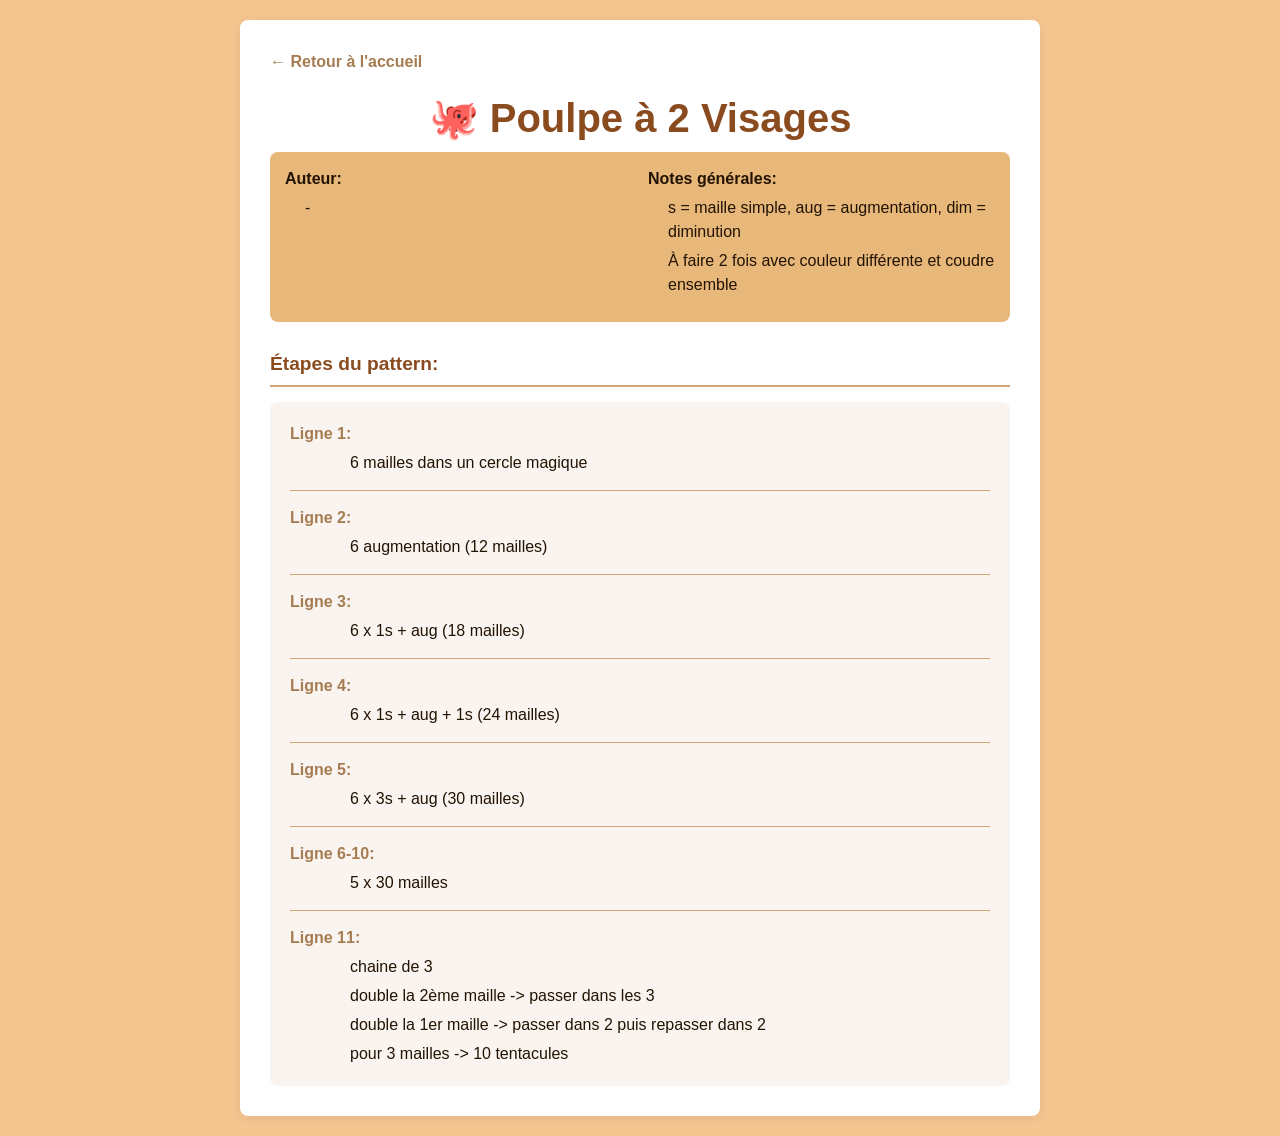
<file: poulpe_2_visages.html>
<!DOCTYPE html>
<html lang="fr">
    <head>
        <meta charset="UTF-8">
        <meta name="viewport" content="width=device-width, initial-scale=1.0">
        <title>Poulpe à 2 Visages - Patterns de Crochet</title>
        <link rel="stylesheet" href="style.css">
        <style>
            * {
                box-sizing: border-box;
            }
            
            body {
                color: #221303;
                background-color: #f5c58f;
                padding: 10px 15px;
                font-family: Arial, sans-serif;
            }
            
            .container {
                max-width: 800px;
                margin: 0 auto;
                background-color: white;
                padding: 15px;
                border-radius: 8px;
            }
            
            h1 {
                text-align: center;
                font-size: 1.8em;
                margin-bottom: 10px;
            }
            
            .pattern-header {
                background-color: #e8b87b;
                padding: 15px;
                border-radius: 8px;
                margin-bottom: 20px;
            }
            
            .pattern-info {
                margin-bottom: 10px;
            }
            
            .pattern-info label {
                font-weight: bold;
                color: #221303;
            }
            
            .pattern-info p {
                margin: 5px 0 0 0;
                padding: 0 0 0 20px;
            }
            
            h2 {
                margin-top: 30px;
                margin-bottom: 15px;
                border-bottom: 2px solid #d4a574;
                padding-bottom: 10px;
            }
            
            .pattern-lines {
                background-color: #faf4f0;
                padding: 20px;
                border-radius: 8px;
            }
            
            .pattern-line {
                margin-bottom: 15px;
                padding-bottom: 15px;
                border-bottom: 1px solid #d4a574;
                display: flex;
                flex-wrap: wrap;
                align-items: flex-start;
                gap: 10px;
            }
            
            .pattern-line:last-child {
                border-bottom: none;
                margin-bottom: 0;
                padding-bottom: 0;
            }
            
            .line-number {
                font-weight: bold;
                color: #a67c52;
                display: inline-block;
                min-width: 60px;
                flex-shrink: 0;
            }
            
            .line-text {
                flex: 1 1 100%;
                min-width: 0;
                display: block;
                padding-left: 60px;
                margin-top: -5px;
            }
            
            .line-text:first-of-type {
                margin-top: 0;
                padding-left: 0;
            }
            
            .line-info {
                display: block;
                margin-top: 10px;
                padding-left: 20px;
                font-style: italic;
                color: #a67c52;
                font-size: 0.95em;
                border-left: 3px solid #d4a574;
                padding-left: 12px;
            }
            
            .back-link {
                display: inline-block;
                margin-bottom: 20px;
                color: #a67c52;
                text-decoration: none;
                font-weight: bold;
                transition: color 0.3s;
            }
            
            .back-link:hover {
                color: #221303;
            }
            
            @media screen and (min-width: 768px) {
                body {
                    padding: 20px 40px;
                }
                
                .container {
                    padding: 30px;
                }
                
                h1 {
                    font-size: 2.5em;
                }
            }
            
            @media screen and (min-width: 1080px) {
                body {
                    padding: 20px 10%;
                }
            }
        </style>
    </head>
    <body>
        <div class="container">
            <a href="index.html" class="back-link">← Retour à l'accueil</a>
            <h1>🐙 Poulpe à 2 Visages</h1>
            
            <div class="pattern-header">               
                <div class="pattern-info">
                    <label>Auteur:</label>
                    <p>-</p>
                </div>
                
                <div class="pattern-info">
                    <label>Notes générales:</label>
                    <p>s = maille simple, aug = augmentation, dim = diminution</p>
                    <p>À faire 2 fois avec couleur différente et coudre ensemble</p>
                </div>
            </div>
            
            <h2>Étapes du pattern:</h2>
            
            <div class="pattern-lines">
              <div class="pattern-line">
                    <span class="line-number">Ligne 1:</span>
                    <span class="line-text">6 mailles dans un cercle magique</span>
                </div>
                <div class="pattern-line">
                    <span class="line-number">Ligne 2:</span>
                    <span class="line-text">6 augmentation (12 mailles)</span>
                </div>
                <div class="pattern-line">
                    <span class="line-number">Ligne 3:</span>
                    <span class="line-text">6 x 1s + aug (18 mailles)</span>
                </div>
                <div class="pattern-line">
                    <span class="line-number">Ligne 4:</span>
                    <span class="line-text">6 x 1s + aug + 1s (24 mailles)</span>
                </div>
                <div class="pattern-line">
                    <span class="line-number">Ligne 5:</span>
                    <span class="line-text">6 x 3s + aug (30 mailles)</span>
                </div>
                <div class="pattern-line">
                    <span class="line-number">Ligne 6-10:</span>
                    <span class="line-text">5 x 30 mailles </span>
                </div>
                <div class="pattern-line print-stack">
                    <span class="line-number">Ligne 11:</span>
                    <span class="line-text">chaine de 3</span>
                    <span class="line-text">double la 2ème maille -> passer dans les 3</span>
                    <span class="line-text">double la 1er maille -> passer dans 2 puis repasser dans 2</span>
                    <span class="line-text">pour 3 mailles -> 10 tentacules</span>
                </div>
            </div>
        </div>
    </body>
</html>
</file>
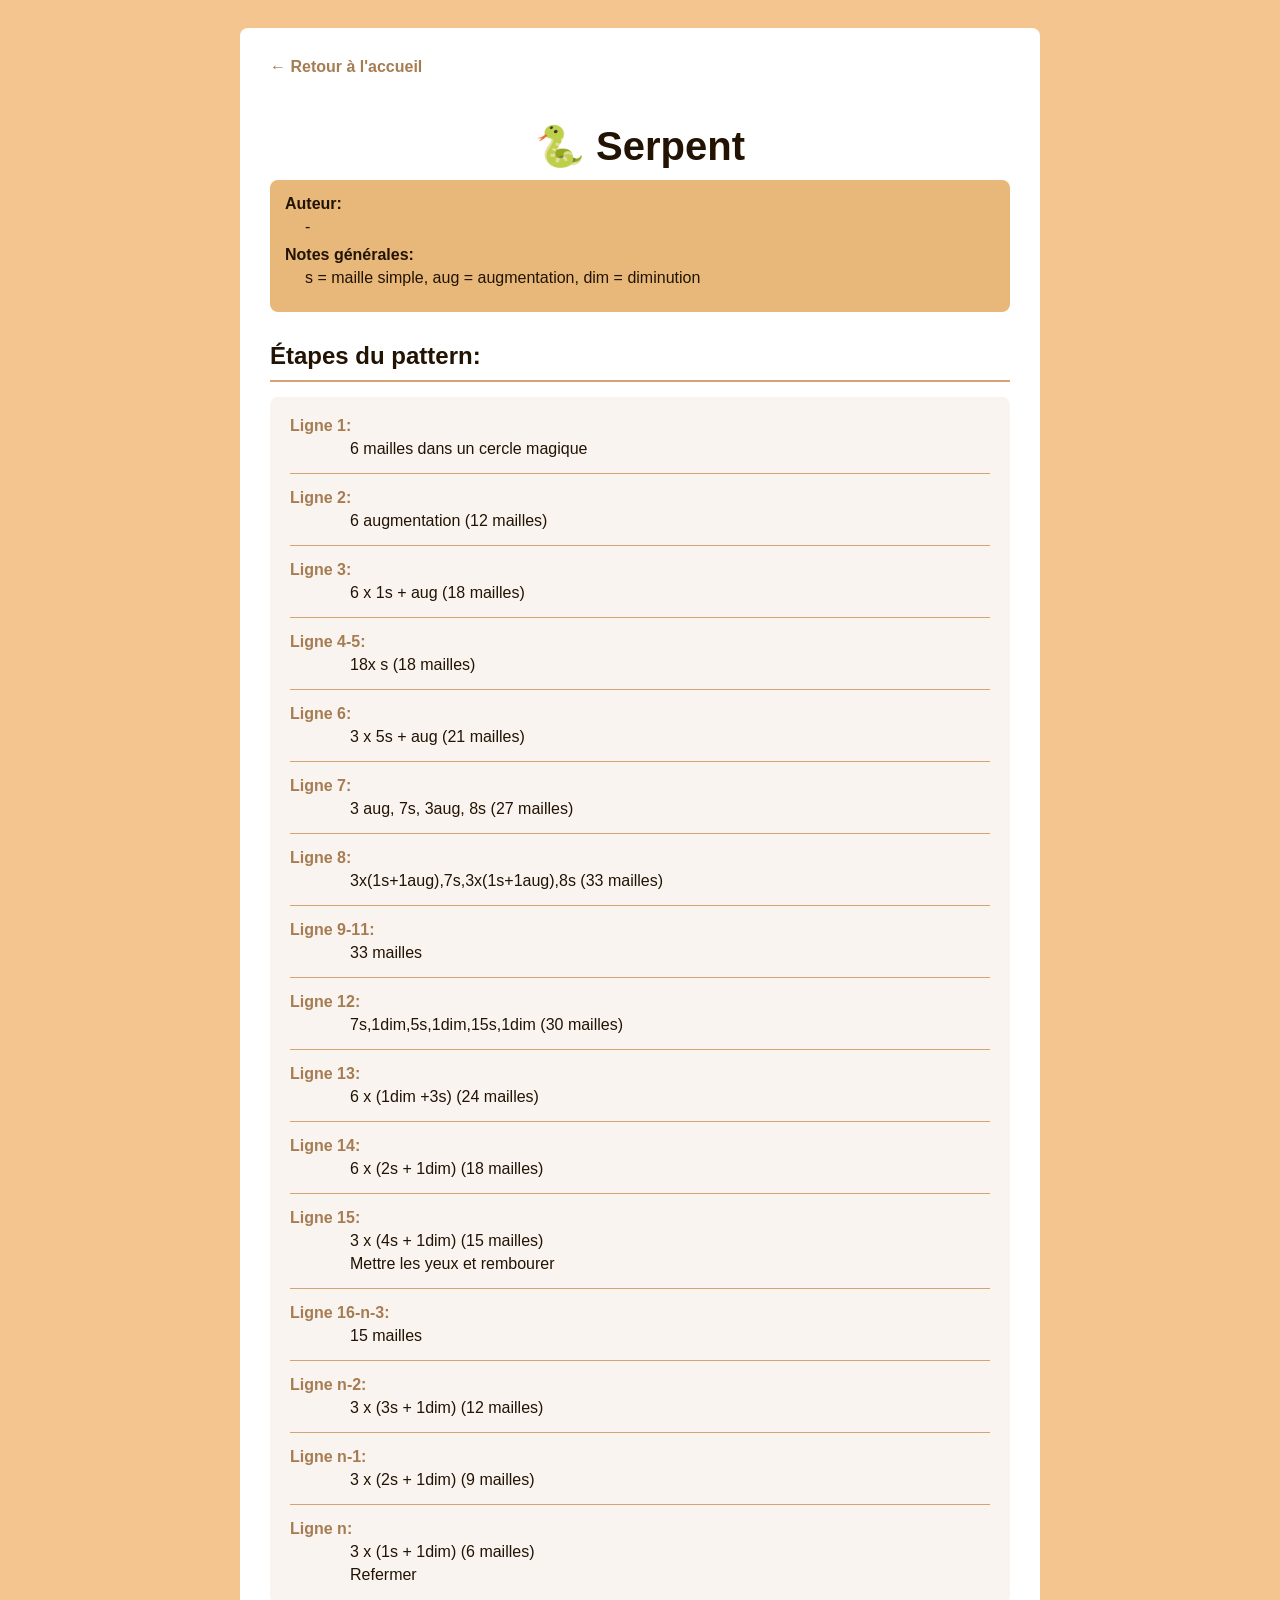
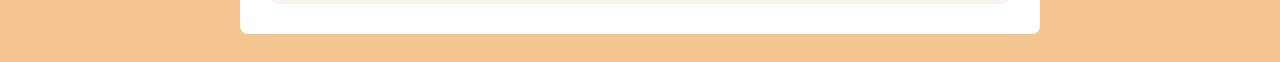
<file: serpent.html>
<!DOCTYPE html>
<html lang="fr">
    <head>
        <meta charset="UTF-8">
        <meta name="viewport" content="width=device-width, initial-scale=1.0">
        <title>Patterns de Crochet</title>
        <style>
            * {
                box-sizing: border-box;
            }
            
            body {
                color: #221303;
                background-color: #f5c58f;
                padding: 10px 15px;
                font-family: Arial, sans-serif;
            }
            
            .container {
                max-width: 800px;
                margin: 0 auto;
                background-color: white;
                padding: 15px;
                border-radius: 8px;
            }
            
            h1 {
                text-align: center;
                font-size: 1.8em;
                margin-bottom: 10px;
            }
            
            .pattern-header {
                background-color: #e8b87b;
                padding: 15px;
                border-radius: 8px;
                margin-bottom: 20px;
            }
            
            .pattern-info {
                margin-bottom: 10px;
            }
            
            .pattern-info label {
                font-weight: bold;
                color: #221303;
            }
            
            .pattern-info p {
                margin: 5px 0 0 0;
                padding: 0 0 0 20px;
            }
            
            h2 {
                margin-top: 30px;
                margin-bottom: 15px;
                border-bottom: 2px solid #d4a574;
                padding-bottom: 10px;
            }
            
            .pattern-lines {
                background-color: #faf4f0;
                padding: 20px;
                border-radius: 8px;
            }
            
            .pattern-line {
                margin-bottom: 15px;
                padding-bottom: 15px;
                border-bottom: 1px solid #d4a574;
                display: flex;
                flex-wrap: wrap;
                align-items: flex-start;
                gap: 10px;
            }
            
            .pattern-line:last-child {
                border-bottom: none;
                margin-bottom: 0;
                padding-bottom: 0;
            }
            
            .line-number {
                font-weight: bold;
                color: #a67c52;
                display: inline-block;
                min-width: 60px;
                flex-shrink: 0;
            }
            
            .line-text {
                flex: 1 1 100%;
                min-width: 0;
                display: block;
                padding-left: 60px;
                margin-top: -5px;
            }
            
            .line-text:first-of-type {
                margin-top: 0;
                padding-left: 0;
            }
            
            .line-info {
                display: block;
                margin-top: 10px;
                padding-left: 20px;
                font-style: italic;
                color: #a67c52;
                font-size: 0.95em;
                border-left: 3px solid #d4a574;
                padding-left: 12px;
            }
            
            .back-link {
                display: inline-block;
                margin-bottom: 20px;
                color: #a67c52;
                text-decoration: none;
                font-weight: bold;
                transition: color 0.3s;
            }
            
            .back-link:hover {
                color: #221303;
            }
            
            @media screen and (min-width: 768px) {
                body {
                    padding: 20px 40px;
                }
                
                .container {
                    padding: 30px;
                }
                
                h1 {
                    font-size: 2.5em;
                }
            }
            
            @media screen and (min-width: 1080px) {
                body {
                    padding: 20px 10%;
                }
            }
        </style>
    </head>
    <body>
        <div class="container">
            <a href="index.html" class="back-link">← Retour à l'accueil</a>
            <h1>🐍 Serpent</h1>
            
            <div class="pattern-header">
               
                <div class="pattern-info">
                    <label>Auteur:</label>
                    <p>-</p>
                </div>
                
                <div class="pattern-info">
                    <label>Notes générales:</label>
                    <p>s = maille simple, aug = augmentation, dim = diminution</p>
                </div>
            </div>
            
            <h2>Étapes du pattern:</h2>
            
            <div class="pattern-lines">
                <div class="pattern-line">
                    <span class="line-number">Ligne 1:</span>
                    <span class="line-text">6 mailles dans un cercle magique</span>
                </div>
                <div class="pattern-line">
                    <span class="line-number">Ligne 2:</span>
                    <span class="line-text">6 augmentation (12 mailles)</span>
                </div>
                <div class="pattern-line">
                    <span class="line-number">Ligne 3:</span>
                    <span class="line-text">6 x 1s + aug (18 mailles)</span>
                </div>
                <div class="pattern-line">
                    <span class="line-number">Ligne 4-5:</span>
                    <span class="line-text">18x s (18 mailles)</span>
                </div>
                <div class="pattern-line">
                    <span class="line-number">Ligne 6:</span>
                    <span class="line-text">3 x 5s + aug (21 mailles)</span>
                </div>
                <div class="pattern-line">
                    <span class="line-number">Ligne 7:</span>
                    <span class="line-text">3 aug, 7s, 3aug, 8s (27 mailles)</span>
                </div>
                <div class="pattern-line">
                    <span class="line-number">Ligne 8:</span>
                    <span class="line-text">3x(1s+1aug),7s,3x(1s+1aug),8s (33 mailles)</span>
                </div>
                <div class="pattern-line">
                    <span class="line-number">Ligne 9-11:</span>
                    <span class="line-text"> 33 mailles</span>
                </div>
                <div class="pattern-line">
                    <span class="line-number">Ligne 12:</span>
                    <span class="line-text">7s,1dim,5s,1dim,15s,1dim (30 mailles)</span>
                </div>
                <div class="pattern-line">
                    <span class="line-number">Ligne 13:</span>
                    <span class="line-text">6 x (1dim +3s) (24 mailles)</span>
                </div>
                <div class="pattern-line">
                    <span class="line-number">Ligne 14:</span>
                    <span class="line-text">6 x (2s + 1dim) (18 mailles)</span>
                </div>
                <div class="pattern-line">
                    <span class="line-number">Ligne 15:</span>
                    <span class="line-text">3 x (4s + 1dim) (15 mailles)</span>
                    <span class="line-text">Mettre les yeux et rembourer</span>
                </div>
                <div class="pattern-line">
                    <span class="line-number">Ligne 16-n-3:</span>
                    <span class="line-text">15 mailles</span>
                </div>
                <div class="pattern-line">
                    <span class="line-number">Ligne n-2:</span>
                    <span class="line-text">3 x (3s + 1dim) (12 mailles)</span>
                </div>
                <div class="pattern-line">
                    <span class="line-number">Ligne n-1:</span>
                    <span class="line-text">3 x (2s + 1dim) (9 mailles)</span>
                </div>
                <div class="pattern-line">
                    <span class="line-number">Ligne n:</span>
                    <span class="line-text">3 x (1s + 1dim) (6 mailles)</span>
                    <span class="line-text">Refermer</span>
                </div>
            </div>
        </div>
    </body>
</html>
</file>
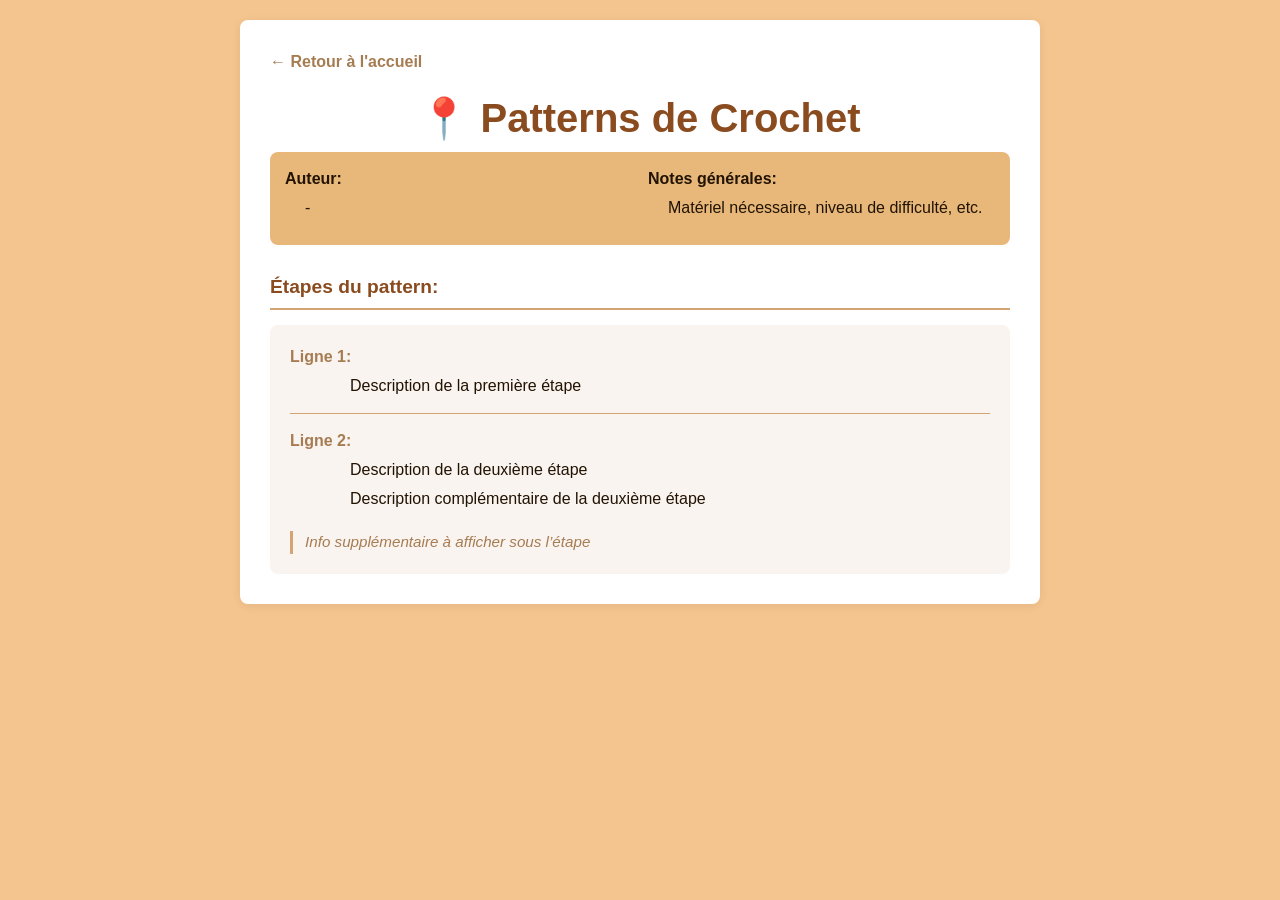
<file: template.html>
<!DOCTYPE html>
<html lang="fr">
    <head>
        <meta charset="UTF-8">
        <meta name="viewport" content="width=device-width, initial-scale=1.0">
        <title>Patterns de Crochet</title>
        <link rel="stylesheet" href="style.css">
        <style>
            * {
                box-sizing: border-box;
            }
            
            body {
                color: #221303;
                background-color: #f5c58f;
                padding: 10px 15px;
                font-family: Arial, sans-serif;
            }
            
            .container {
                max-width: 800px;
                margin: 0 auto;
                background-color: white;
                padding: 15px;
                border-radius: 8px;
            }
            
            h1 {
                text-align: center;
                font-size: 1.8em;
                margin-bottom: 10px;
            }
            
            .pattern-header {
                background-color: #e8b87b;
                padding: 15px;
                border-radius: 8px;
                margin-bottom: 20px;
            }
            
            .pattern-info {
                margin-bottom: 10px;
            }
            
            .pattern-info label {
                font-weight: bold;
                color: #221303;
            }
            
            .pattern-info p {
                margin: 5px 0 0 0;
                padding: 0 0 0 20px;
            }
            
            h2 {
                margin-top: 30px;
                margin-bottom: 15px;
                border-bottom: 2px solid #d4a574;
                padding-bottom: 10px;
            }
            
            .pattern-lines {
                background-color: #faf4f0;
                padding: 20px;
                border-radius: 8px;
            }
            
            .pattern-line {
                margin-bottom: 15px;
                padding-bottom: 15px;
                border-bottom: 1px solid #d4a574;
                display: flex;
                flex-wrap: wrap;
                align-items: flex-start;
                gap: 10px;
            }
            
            .pattern-line:last-child {
                border-bottom: none;
                margin-bottom: 0;
                padding-bottom: 0;
            }
            
            .line-number {
                font-weight: bold;
                color: #a67c52;
                display: inline-block;
                min-width: 60px;
                flex-shrink: 0;
            }
            
            .line-text {
                flex: 1 1 100%;
                min-width: 0;
                display: block;
                padding-left: 60px;
                margin-top: -5px;
            }
            
            .line-text:first-of-type {
                margin-top: 0;
                padding-left: 0;
            }

            .line-info {
                display: block;
                margin-top: 10px;
                padding-left: 20px;
                font-style: italic;
                color: #a67c52;
                font-size: 0.95em;
                border-left: 3px solid #d4a574;
                padding-left: 12px;
            }
            
            .back-link {
                display: inline-block;
                margin-bottom: 20px;
                color: #a67c52;
                text-decoration: none;
                font-weight: bold;
                transition: color 0.3s;
            }
            
            .back-link:hover {
                color: #221303;
            }
            
            @media screen and (min-width: 768px) {
                body {
                    padding: 20px 40px;
                }
                
                .container {
                    padding: 30px;
                }
                
                h1 {
                    font-size: 2.5em;
                }
            }
            
            @media screen and (min-width: 1080px) {
                body {
                    padding: 20px 10%;
                }
            }
        </style>
    </head>
    <body>
        <div class="container">
            <a href="index.html" class="back-link">← Retour à l'accueil</a>
            <h1>📍 Patterns de Crochet</h1>
            
            <div class="pattern-header">                
                <div class="pattern-info">
                    <label>Auteur:</label>
                    <p>-</p>
                </div>
                
                <div class="pattern-info">
                    <label>Notes générales:</label>
                    <p>Matériel nécessaire, niveau de difficulté, etc.</p>
                </div>
            </div>
            
            <h2>Étapes du pattern:</h2>
            
            <div class="pattern-lines">
                <div class="pattern-line">
                    <span class="line-number">Ligne 1:</span>
                    <span class="line-text">Description de la première étape</span>
                </div>
                <div class="pattern-line print-stack">
                    <span class="line-number">Ligne 2:</span>
                    <span class="line-text">Description de la deuxième étape</span>
                    <span class="line-text">Description complémentaire de la deuxième étape</span>
                    <span class="line-info">Info supplémentaire à afficher sous l’étape</span>
                </div>
            </div>
        </div>
    </body>
</html>
</file>
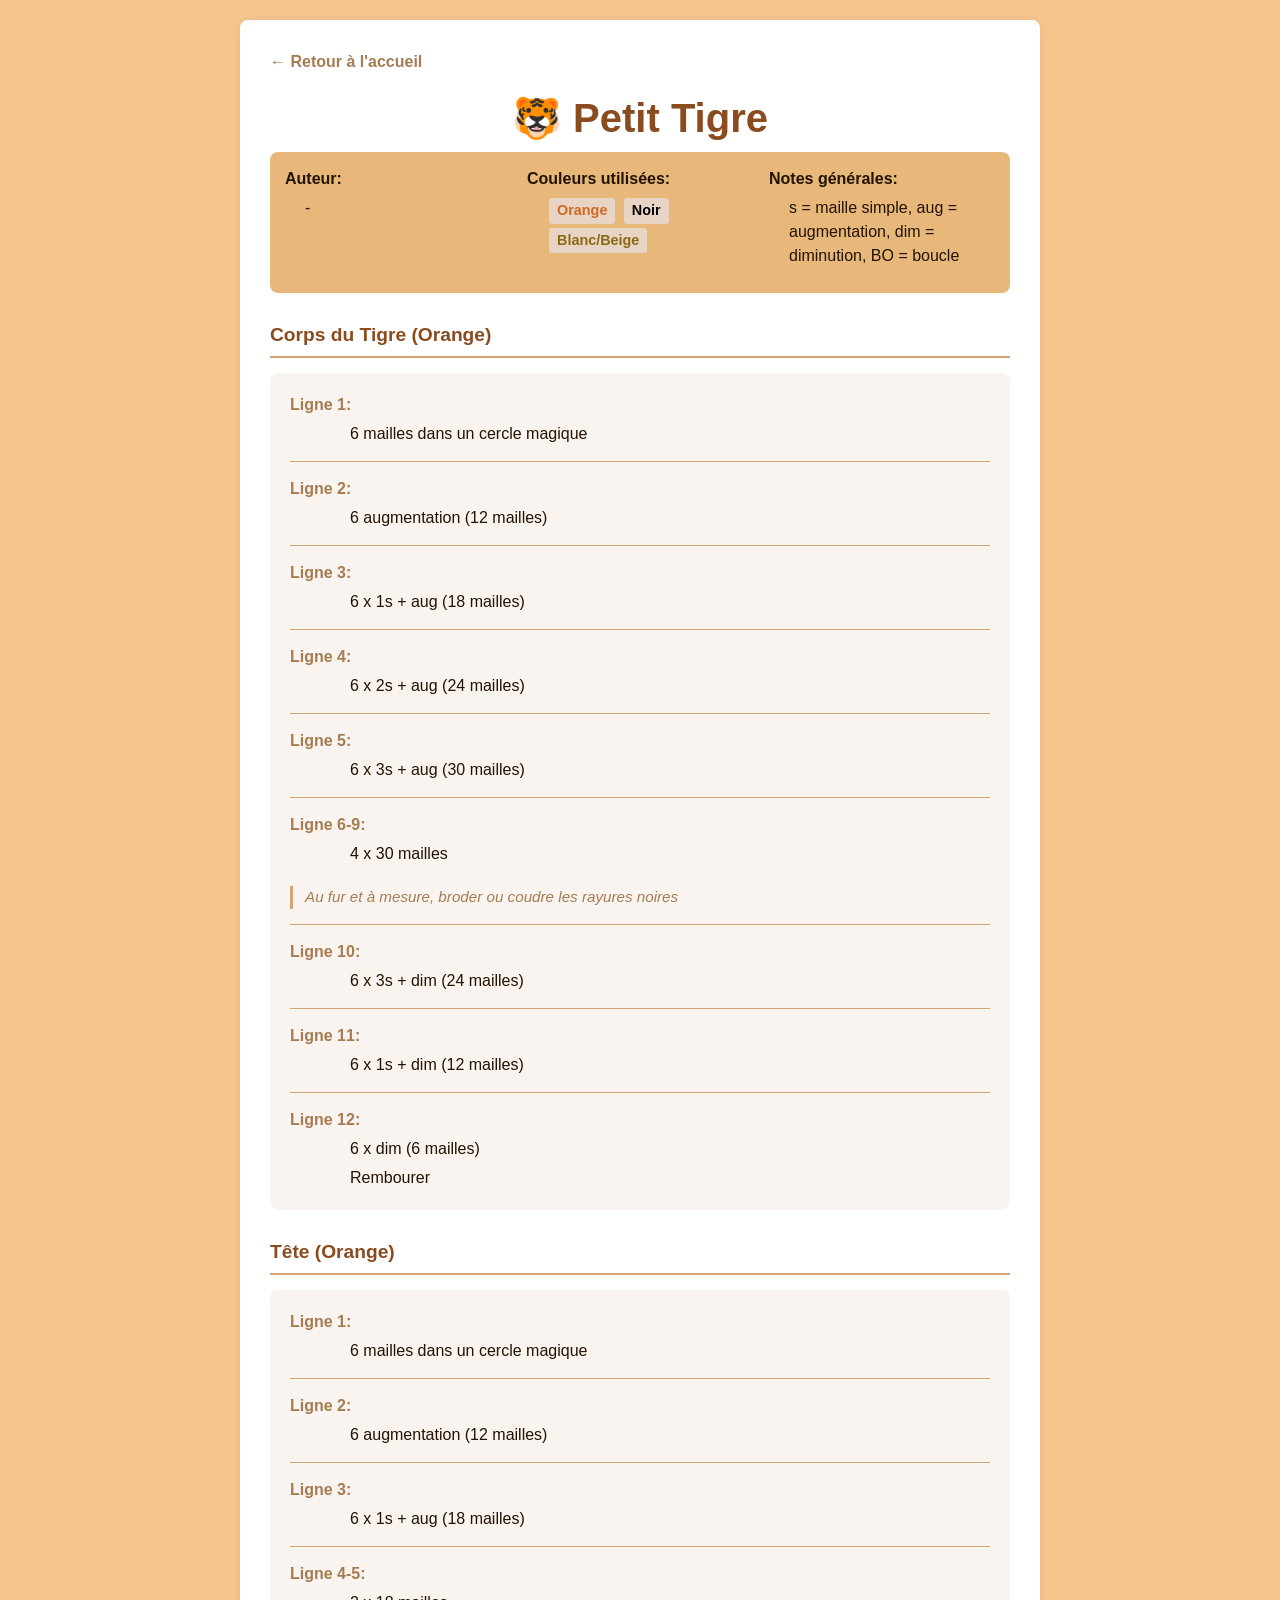
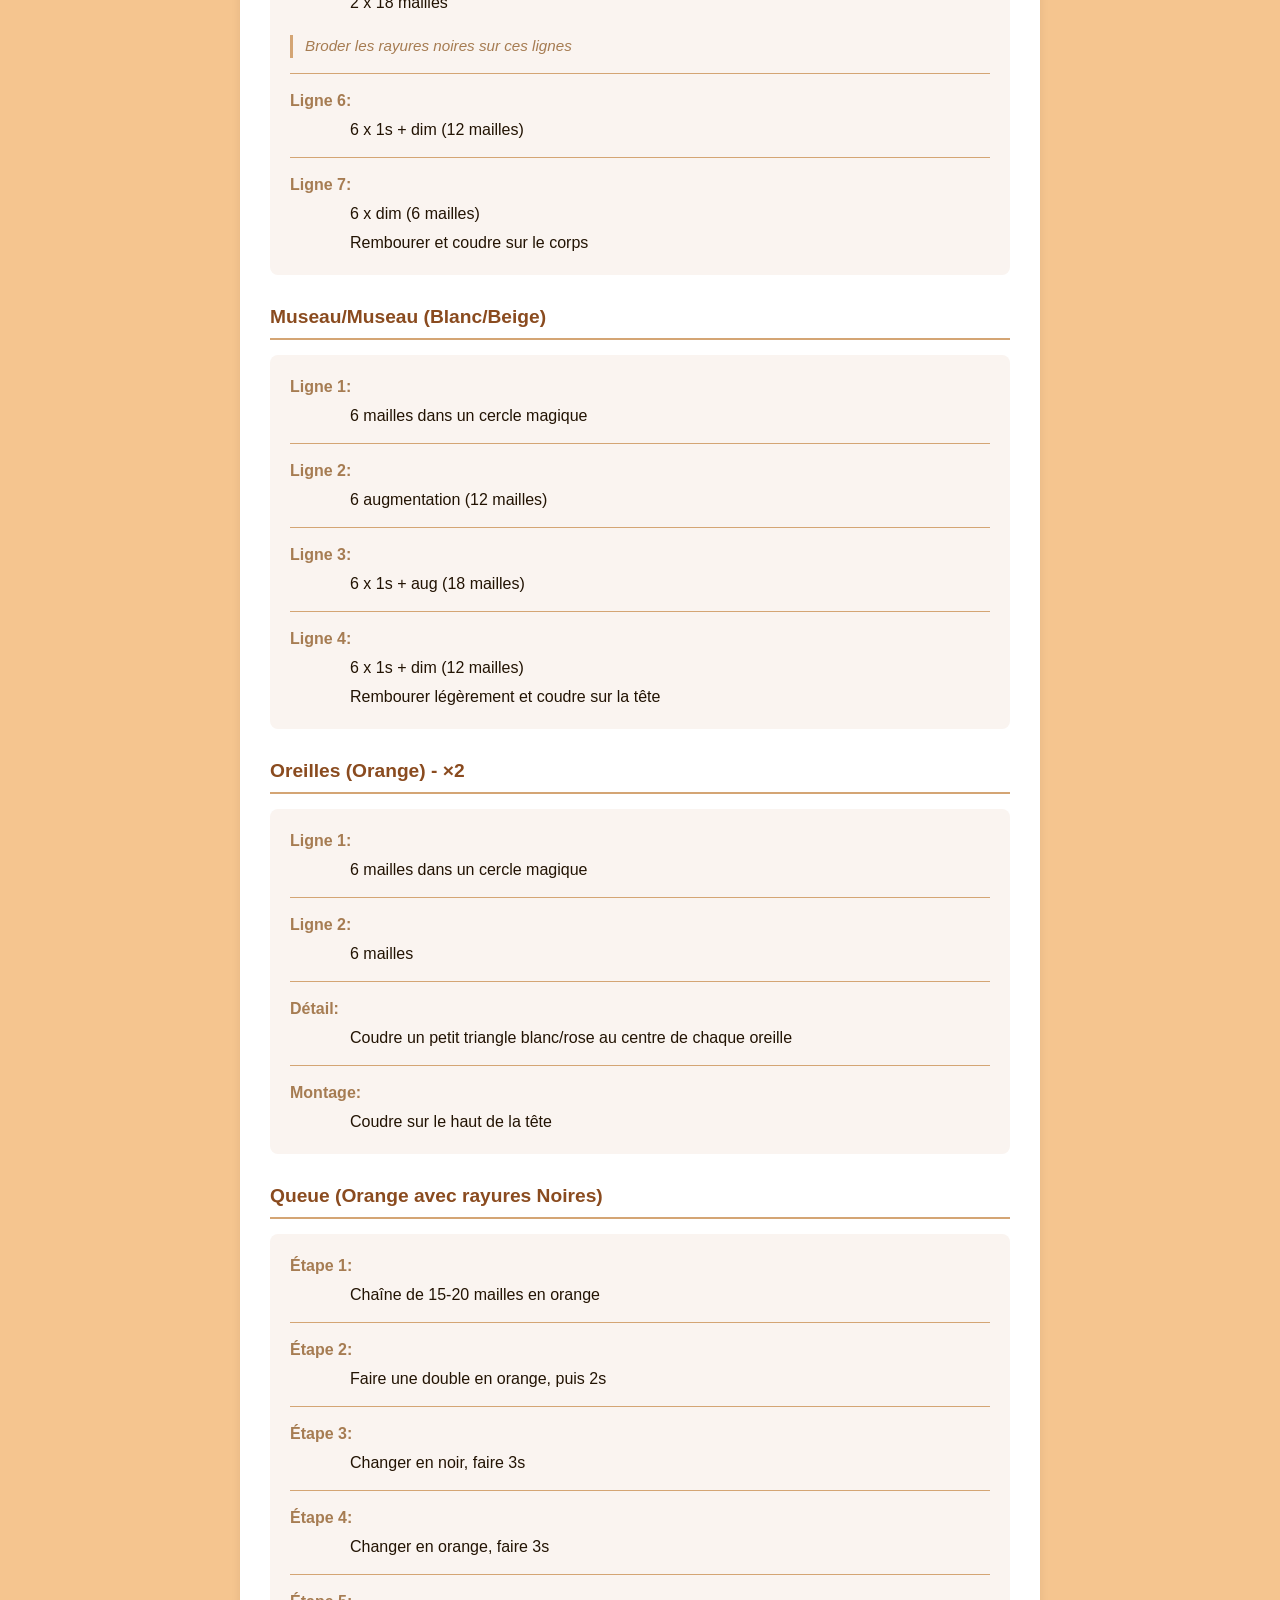
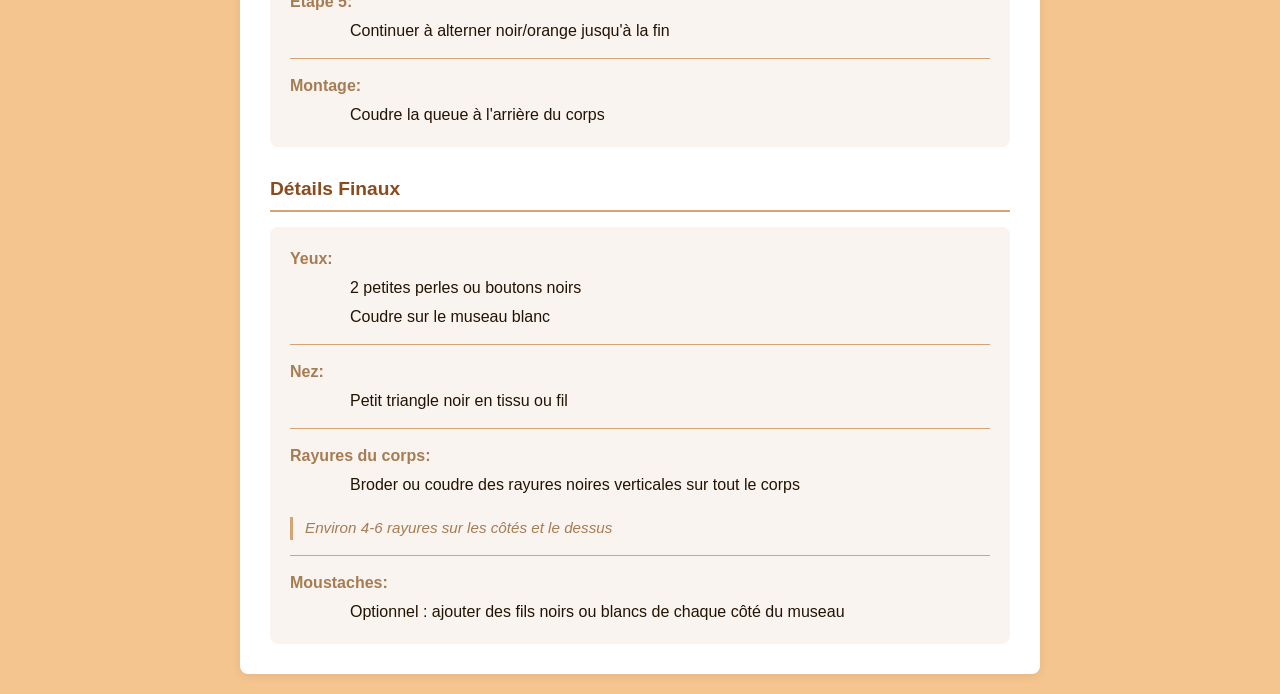
<file: tigre.html>
<!DOCTYPE html>
<html lang="fr">
    <head>
        <meta charset="UTF-8">
        <meta name="viewport" content="width=device-width, initial-scale=1.0">
        <title>Patterns de Crochet</title>
        <link rel="stylesheet" href="style.css">
        <style>
            * {
                box-sizing: border-box;
            }
            
            body {
                color: #221303;
                background-color: #f5c58f;
                padding: 10px 15px;
                font-family: Arial, sans-serif;
            }
            
            .container {
                max-width: 800px;
                margin: 0 auto;
                background-color: white;
                padding: 15px;
                border-radius: 8px;
            }
            
            h1 {
                text-align: center;
                font-size: 1.8em;
                margin-bottom: 10px;
            }
            
            .pattern-header {
                background-color: #e8b87b;
                padding: 15px;
                border-radius: 8px;
                margin-bottom: 20px;
            }
            
            .pattern-info {
                margin-bottom: 10px;
            }
            
            .pattern-info label {
                font-weight: bold;
                color: #221303;
            }
            
            .pattern-info p {
                margin: 5px 0 0 0;
                padding: 0 0 0 20px;
            }
            
            h2 {
                margin-top: 30px;
                margin-bottom: 15px;
                border-bottom: 2px solid #d4a574;
                padding-bottom: 10px;
            }
            
            .pattern-lines {
                background-color: #faf4f0;
                padding: 20px;
                border-radius: 8px;
            }
            
            .pattern-line {
                margin-bottom: 15px;
                padding-bottom: 15px;
                border-bottom: 1px solid #d4a574;
                display: flex;
                flex-wrap: wrap;
                align-items: flex-start;
                gap: 10px;
            }
            
            .pattern-line:last-child {
                border-bottom: none;
                margin-bottom: 0;
                padding-bottom: 0;
            }
            
            .line-number {
                font-weight: bold;
                color: #a67c52;
                display: inline-block;
                min-width: 60px;
                flex-shrink: 0;
            }
            
            .line-text {
                flex: 1 1 100%;
                min-width: 0;
                display: block;
                padding-left: 60px;
                margin-top: -5px;
            }
            
            .line-text:first-of-type {
                margin-top: 0;
                padding-left: 0;
            }
            
            .line-info {
                display: block;
                margin-top: 10px;
                padding-left: 20px;
                font-style: italic;
                color: #a67c52;
                font-size: 0.95em;
                border-left: 3px solid #d4a574;
                padding-left: 12px;
            }
            
            .color-tag {
                display: inline-block;
                padding: 2px 8px;
                background-color: #e8d4c4;
                border-radius: 3px;
                margin: 2px;
                font-weight: bold;
                font-size: 0.9em;
            }
            
            .color-orange { color: #D2691E; }
            .color-black { color: #000000; }
            .color-white { color: #8B6914; }
            
            .back-link {
                display: inline-block;
                margin-bottom: 20px;
                color: #a67c52;
                text-decoration: none;
                font-weight: bold;
                transition: color 0.3s;
            }
            
            .back-link:hover {
                color: #221303;
            }
            
            @media screen and (min-width: 768px) {
                body {
                    padding: 20px 40px;
                }
                
                .container {
                    padding: 30px;
                }
                
                h1 {
                    font-size: 2.5em;
                }
            }
            
            @media screen and (min-width: 1080px) {
                body {
                    padding: 20px 10%;
                }
            }
        </style>
    </head>
    <body>
        <div class="container">
            <a href="index.html" class="back-link">← Retour à l'accueil</a>
            <h1>🐯 Petit Tigre</h1>
            
            <div class="pattern-header">
               
                <div class="pattern-info">
                    <label>Auteur:</label>
                    <p>-</p>
                </div>
                
                <div class="pattern-info">
                    <label>Couleurs utilisées:</label>
                    <p><span class="color-tag color-orange">Orange</span> <span class="color-tag color-black">Noir</span> <span class="color-tag color-white">Blanc/Beige</span></p>
                </div>
                
                <div class="pattern-info">
                    <label>Notes générales:</label>
                    <p>s = maille simple, aug = augmentation, dim = diminution, BO = boucle</p>
                </div>
            </div>
            
            <h2>Corps du Tigre (Orange)</h2>
            
            <div class="pattern-lines">
                <div class="pattern-line">
                    <span class="line-number">Ligne 1:</span>
                    <span class="line-text">6 mailles dans un cercle magique</span>
                </div>
                <div class="pattern-line">
                    <span class="line-number">Ligne 2:</span>
                    <span class="line-text">6 augmentation (12 mailles)</span>
                </div>
                <div class="pattern-line">
                    <span class="line-number">Ligne 3:</span>
                    <span class="line-text">6 x 1s + aug (18 mailles)</span>
                </div>
                <div class="pattern-line">
                    <span class="line-number">Ligne 4:</span>
                    <span class="line-text">6 x 2s + aug (24 mailles)</span>
                </div>
                <div class="pattern-line">
                    <span class="line-number">Ligne 5:</span>
                    <span class="line-text">6 x 3s + aug (30 mailles)</span>
                </div>
                <div class="pattern-line">
                    <span class="line-number">Ligne 6-9:</span>
                    <span class="line-text">4 x 30 mailles</span>
                    <span class="line-info">Au fur et à mesure, broder ou coudre les rayures noires</span>
                </div>
                <div class="pattern-line">
                    <span class="line-number">Ligne 10:</span>
                    <span class="line-text">6 x 3s + dim (24 mailles)</span>
                </div>
                <div class="pattern-line">
                    <span class="line-number">Ligne 11:</span>
                    <span class="line-text">6 x 1s + dim (12 mailles)</span>
                </div>
                <div class="pattern-line">
                    <span class="line-number">Ligne 12:</span>
                    <span class="line-text">6 x dim (6 mailles)</span>
                    <span class="line-text">Rembourer</span>
                </div>
            </div>

            <h2>Tête (Orange)</h2>
            
            <div class="pattern-lines">
                <div class="pattern-line">
                    <span class="line-number">Ligne 1:</span>
                    <span class="line-text">6 mailles dans un cercle magique</span>
                </div>
                <div class="pattern-line">
                    <span class="line-number">Ligne 2:</span>
                    <span class="line-text">6 augmentation (12 mailles)</span>
                </div>
                <div class="pattern-line">
                    <span class="line-number">Ligne 3:</span>
                    <span class="line-text">6 x 1s + aug (18 mailles)</span>
                </div>
                <div class="pattern-line">
                    <span class="line-number">Ligne 4-5:</span>
                    <span class="line-text">2 x 18 mailles</span>
                    <span class="line-info">Broder les rayures noires sur ces lignes</span>
                </div>
                <div class="pattern-line">
                    <span class="line-number">Ligne 6:</span>
                    <span class="line-text">6 x 1s + dim (12 mailles)</span>
                </div>
                <div class="pattern-line">
                    <span class="line-number">Ligne 7:</span>
                    <span class="line-text">6 x dim (6 mailles)</span>
                    <span class="line-text">Rembourer et coudre sur le corps</span>
                </div>
            </div>

            <h2>Museau/Museau (Blanc/Beige)</h2>
            
            <div class="pattern-lines">
                <div class="pattern-line">
                    <span class="line-number">Ligne 1:</span>
                    <span class="line-text">6 mailles dans un cercle magique</span>
                </div>
                <div class="pattern-line">
                    <span class="line-number">Ligne 2:</span>
                    <span class="line-text">6 augmentation (12 mailles)</span>
                </div>
                <div class="pattern-line">
                    <span class="line-number">Ligne 3:</span>
                    <span class="line-text">6 x 1s + aug (18 mailles)</span>
                </div>
                <div class="pattern-line">
                    <span class="line-number">Ligne 4:</span>
                    <span class="line-text">6 x 1s + dim (12 mailles)</span>
                    <span class="line-text">Rembourer légèrement et coudre sur la tête</span>
                </div>
            </div>

            <h2>Oreilles (Orange) - ×2</h2>
            
            <div class="pattern-lines">
                <div class="pattern-line">
                    <span class="line-number">Ligne 1:</span>
                    <span class="line-text">6 mailles dans un cercle magique</span>
                </div>
                <div class="pattern-line">
                    <span class="line-number">Ligne 2:</span>
                    <span class="line-text">6 mailles</span>
                </div>
                <div class="pattern-line">
                    <span class="line-number">Détail:</span>
                    <span class="line-text">Coudre un petit triangle blanc/rose au centre de chaque oreille</span>
                </div>
                <div class="pattern-line">
                    <span class="line-number">Montage:</span>
                    <span class="line-text">Coudre sur le haut de la tête</span>
                </div>
            </div>

            <h2>Queue (Orange avec rayures Noires)</h2>
            
            <div class="pattern-lines">
                <div class="pattern-line">
                    <span class="line-number">Étape 1:</span>
                    <span class="line-text">Chaîne de 15-20 mailles en orange</span>
                </div>
                <div class="pattern-line">
                    <span class="line-number">Étape 2:</span>
                    <span class="line-text">Faire une double en orange, puis 2s</span>
                </div>
                <div class="pattern-line">
                    <span class="line-number">Étape 3:</span>
                    <span class="line-text">Changer en noir, faire 3s</span>
                </div>
                <div class="pattern-line">
                    <span class="line-number">Étape 4:</span>
                    <span class="line-text">Changer en orange, faire 3s</span>
                </div>
                <div class="pattern-line">
                    <span class="line-number">Étape 5:</span>
                    <span class="line-text">Continuer à alterner noir/orange jusqu'à la fin</span>
                </div>
                <div class="pattern-line">
                    <span class="line-number">Montage:</span>
                    <span class="line-text">Coudre la queue à l'arrière du corps</span>
                </div>
            </div>

            <h2>Détails Finaux</h2>
            
            <div class="pattern-lines">
                <div class="pattern-line">
                    <span class="line-number">Yeux:</span>
                    <span class="line-text">2 petites perles ou boutons noirs</span>
                    <span class="line-text">Coudre sur le museau blanc</span>
                </div>
                <div class="pattern-line">
                    <span class="line-number">Nez:</span>
                    <span class="line-text">Petit triangle noir en tissu ou fil</span>
                </div>
                <div class="pattern-line">
                    <span class="line-number">Rayures du corps:</span>
                    <span class="line-text">Broder ou coudre des rayures noires verticales sur tout le corps</span>
                    <span class="line-info">Environ 4-6 rayures sur les côtés et le dessus</span>
                </div>
                <div class="pattern-line">
                    <span class="line-number">Moustaches:</span>
                    <span class="line-text">Optionnel : ajouter des fils noirs ou blancs de chaque côté du museau</span>
                </div>
            </div>
        </div>
    </body>
</html>
</file>
<file: style.css>
:root {
    --page-bg: #f5c58f;
    --ink: #221303;
    --panel: #ffffff;
    --accent: #8a4b1f;
}

* {
    box-sizing: border-box;
}

body {
    margin: 0;
    color: var(--ink);
    background-color: var(--page-bg);
    padding: 16px;
    font-family: Arial, Helvetica, sans-serif;
    line-height: 1.5;
}

.container {
    max-width: 860px;
    margin: 0 auto;
    background-color: var(--panel);
    padding: 24px 28px;
    border-radius: 10px;
    box-shadow: 0 2px 10px rgba(34, 19, 3, 0.08);
}

h1,
h2,
h3 {
    color: var(--accent);
    line-height: 1.2;
}

h1 {
    text-align: center;
    font-size: 1.9rem;
    margin: 0 0 1rem;
}

h2 {
    font-size: 1.2rem;
    margin: 1rem 0 0.5rem;
}

p,
li {
    margin: 0 0 0.7rem;
}

.back-link {
    display: inline-block;
    margin-bottom: 1rem;
    color: var(--accent);
    font-weight: bold;
    text-decoration: none;
}

.pattern-header {
    display: flex;
    flex-wrap: wrap;
    gap: 16px;
    margin-bottom: 1rem;
}

.pattern-info {
    flex: 1;
    min-width: 220px;
}

.pattern-info label {
    font-weight: bold;
}

.pattern-info p {
    margin: 0.2rem 0 0;
}

img {
    display: block;
    max-width: 100%;
    height: auto;
    margin: 1rem 0;
    border-radius: 6px;
}

ul {
    padding-left: 1.2rem;
}

@media print {
    @page {
        margin: 6mm;
    }

    body {
        background: #ffffff !important;
        color: #000000;
        padding: 0;
        font-size: 10.5pt;
        line-height: 1.3;
    }

    .container {
        max-width: none;
        margin: 0;
        padding: 6px 8px;
        border-radius: 0;
        box-shadow: none;
        background: #ffffff;
    }

    .back-link,
    .no-print {
        display: none !important;
    }

    a {
        color: #000000 !important;
        text-decoration: none !important;
    }

    h1,
    h2,
    h3 {
        color: #000000;
        margin: 0.3rem 0 0.25rem;
        break-after: avoid;
        page-break-after: avoid;
    }

    h1 {
        font-size: 16pt;
    }

    h2 {
        font-size: 12pt;
    }

    p,
    li,
    .pattern-info,
    .materials,
    .instructions,
    .notes {
        margin: 0 0 0.35rem;
        break-inside: avoid;
        page-break-inside: avoid;
    }

    .pattern-header {
        gap: 8px;
        margin-bottom: 0.4rem;
    }

    .pattern-lines {
        background: transparent !important;
        padding: 0 !important;
        border-radius: 0 !important;
    }

    .pattern-line {
        border-bottom: none !important;
        margin-bottom: 0.2rem !important;
        padding-bottom: 0.2rem !important;
        display: flex !important;
        flex-wrap: nowrap !important;
        align-items: flex-start !important;
        gap: 0.35rem !important;
    }

    .pattern-line.print-stack {
        display: block !important;
    }

    .pattern-line.print-stack .line-number {
        display: block !important;
        margin-bottom: 0.15rem !important;
    }

    .pattern-line.print-stack .line-text,
    .pattern-line.print-stack .line-info {
        display: block !important;
        padding-left: 0.35rem !important;
        margin-top: 0.15rem !important;
    }

    .line-number {
        min-width: 3.2rem !important;
        font-weight: bold !important;
        color: #000000 !important;
        flex-shrink: 0 !important;
    }

    .line-text {
        flex: 1 1 auto !important;
        display: inline !important;
        padding-left: 0 !important;
        margin-top: 0 !important;
    }

    .line-info {
        display: block !important;
        margin-top: 0.1rem !important;
        padding-left: 0.35rem !important;
        border-left: none !important;
        font-style: normal !important;
        color: #000000 !important;
    }

    img {
        max-width: 100%;
        margin: 0.3rem 0 0.4rem;
        page-break-inside: avoid;
    }
}
</file>
